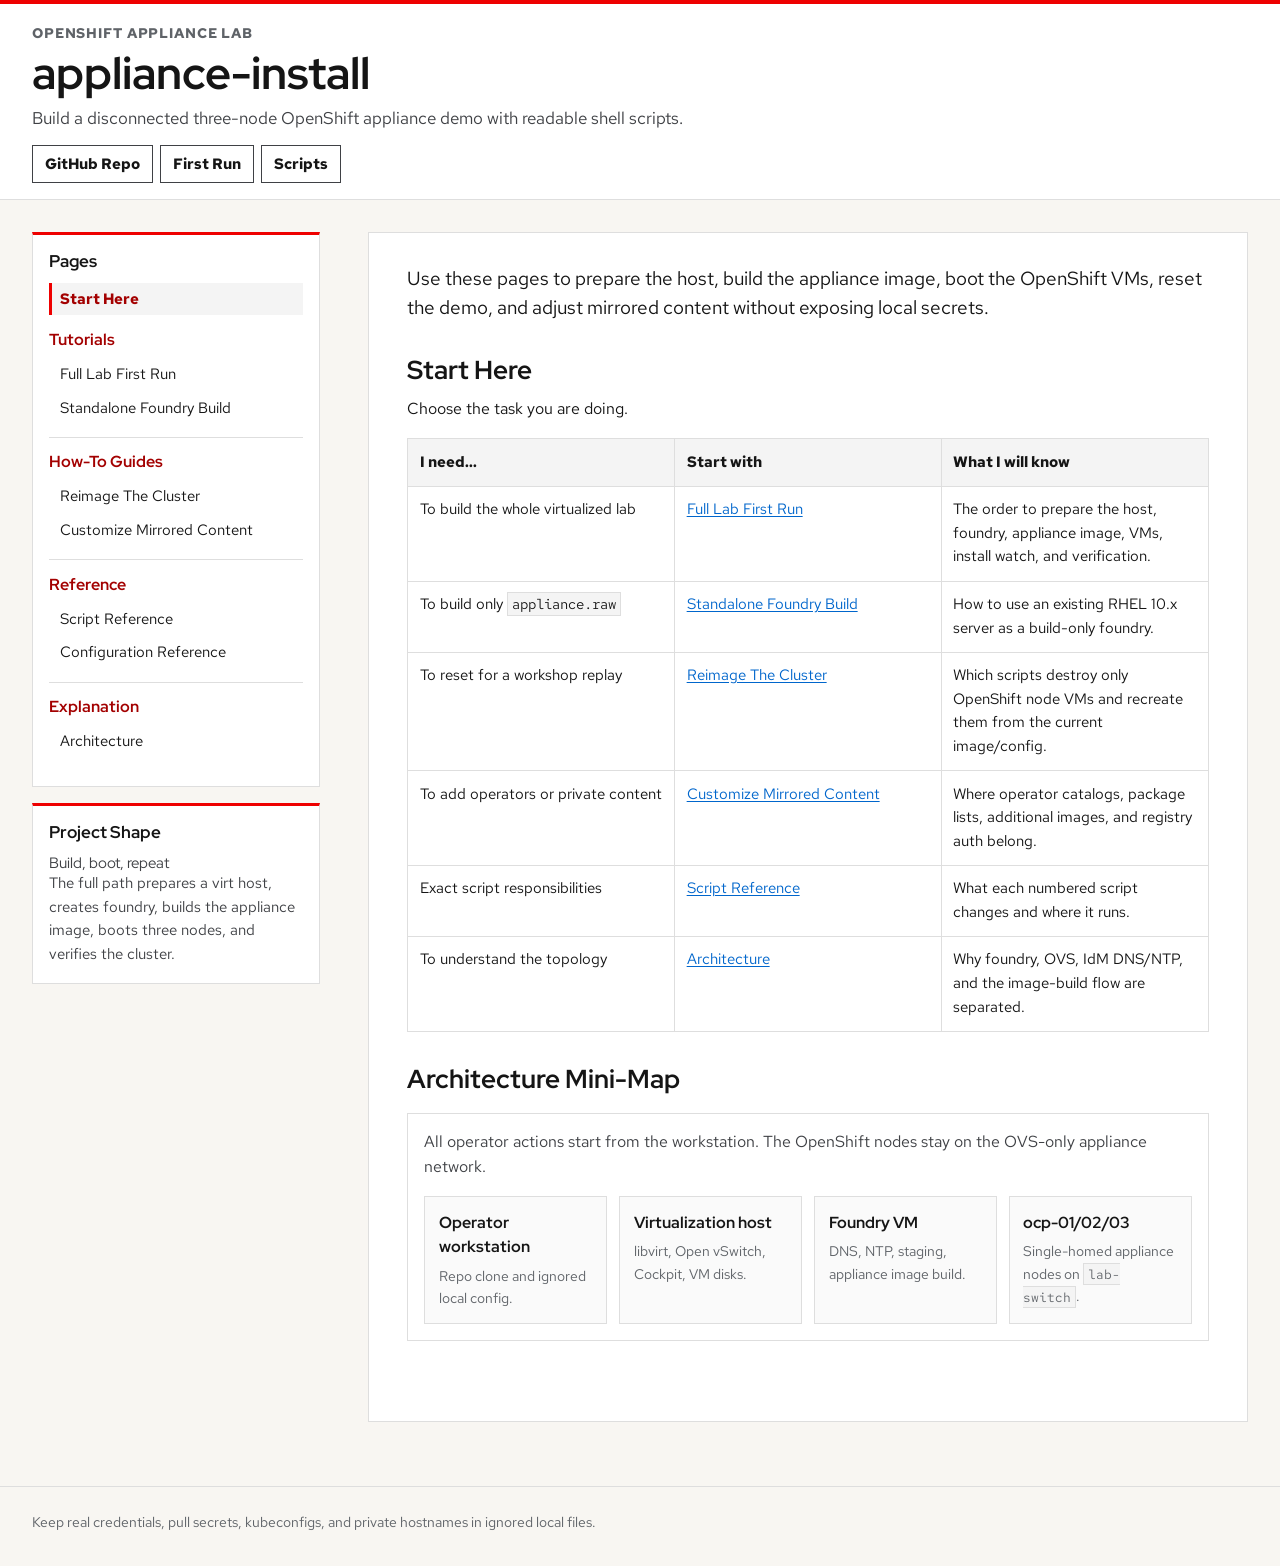
<file: site/index.html>
<!doctype html>
<html lang="en-US">
  <head>
    <meta charset="utf-8">
    <meta name="viewport" content="width=device-width, initial-scale=1">
    <title>Appliance Install | OpenShift Appliance Lab</title>
    <meta name="description" content="Build, reimage, and reset a disconnected three-node OpenShift appliance lab from readable shell scripts.">
    <meta property="og:title" content="Appliance Install">
    <meta property="og:description" content="Build, reimage, and reset a disconnected three-node OpenShift appliance lab from readable shell scripts.">
    <meta property="og:type" content="website">
    <meta property="og:url" content="https://gprocunier.github.io/appliance-install/">
    <meta name="twitter:card" content="summary">
    <meta name="twitter:title" content="Appliance Install">
    <meta name="twitter:description" content="Build, reimage, and reset a disconnected three-node OpenShift appliance lab from readable shell scripts.">
    <link rel="preconnect" href="https://fonts.googleapis.com">
    <link rel="preconnect" href="https://fonts.gstatic.com" crossorigin>
    <link href="https://fonts.googleapis.com/css2?family=Red+Hat+Display:wght@500;700&amp;family=Red+Hat+Mono:wght@400;500&amp;family=Red+Hat+Text:wght@400;500;700&amp;display=swap" rel="stylesheet">
    <link rel="icon" href="favicon.svg" type="image/svg+xml">
    <link rel="stylesheet" href="assets/site.css">
    <script type="module" src="assets/site.js"></script>
  </head>
  <body data-page="home" data-base="">
    <header class="site-header">
      <div class="site-header__inner">
        <p class="eyebrow">OpenShift Appliance Lab</p>
        <div class="site-brand">
          <div>
            <h1 class="site-brand__title"><a href="index.html">appliance-install</a></h1>
            <p class="site-brand__tagline">Build a disconnected three-node OpenShift appliance demo with readable shell scripts.</p>
          </div>
        </div>
        <nav class="site-header__actions" aria-label="Project links">
          <a href="https://github.com/gprocunier/appliance-install"><kbd>GitHub Repo</kbd></a>
          <a href="tutorials/full-lab.html"><kbd>First Run</kbd></a>
          <a href="reference/scripts.html"><kbd>Scripts</kbd></a>
        </nav>
      </div>
    </header>

    <main class="page-shell">
      <aside class="side-column">
        <div data-docs-nav></div>
        <section class="context-block">
          <h2>Project Shape</h2>
          <p class="context-kicker">Build, boot, repeat</p>
          <p>The full path prepares a virt host, creates foundry, builds the appliance image, boots three nodes, and verifies the cluster.</p>
        </section>
      </aside>

      <article class="content-column markdown-body">
        <p class="lead">Use these pages to prepare the host, build the appliance image, boot the OpenShift VMs, reset the demo, and adjust mirrored content without exposing local secrets.</p>

        <section id="start">
          <h2>Start Here</h2>
          <p>Choose the task you are doing.</p>
          <table>
            <thead>
              <tr><th>I need...</th><th>Start with</th><th>What I will know</th></tr>
            </thead>
            <tbody>
              <tr><td>To build the whole virtualized lab</td><td><a href="tutorials/full-lab.html">Full Lab First Run</a></td><td>The order to prepare the host, foundry, appliance image, VMs, install watch, and verification.</td></tr>
              <tr><td>To build only <code>appliance.raw</code></td><td><a href="tutorials/standalone-foundry.html">Standalone Foundry Build</a></td><td>How to use an existing RHEL 10.x server as a build-only foundry.</td></tr>
              <tr><td>To reset for a workshop replay</td><td><a href="how-to/reimage-cluster.html">Reimage The Cluster</a></td><td>Which scripts destroy only OpenShift node VMs and recreate them from the current image/config.</td></tr>
              <tr><td>To add operators or private content</td><td><a href="how-to/customize-content.html">Customize Mirrored Content</a></td><td>Where operator catalogs, package lists, additional images, and registry auth belong.</td></tr>
              <tr><td>Exact script responsibilities</td><td><a href="reference/scripts.html">Script Reference</a></td><td>What each numbered script changes and where it runs.</td></tr>
              <tr><td>To understand the topology</td><td><a href="explanation/architecture.html">Architecture</a></td><td>Why foundry, OVS, IdM DNS/NTP, and the image-build flow are separated.</td></tr>
            </tbody>
          </table>
        </section>

        <section id="topology">
          <h2>Architecture Mini-Map</h2>
          <figure class="diagram-panel">
            <figcaption>All operator actions start from the workstation. The OpenShift nodes stay on the OVS-only appliance network.</figcaption>
            <div class="topology-map" role="img" aria-label="Operator workstation connects to virtualization host, foundry VM, and three OpenShift appliance VMs">
              <div class="topology-node"><strong>Operator workstation</strong><span>Repo clone and ignored local config.</span></div>
              <div class="topology-node"><strong>Virtualization host</strong><span>libvirt, Open vSwitch, Cockpit, VM disks.</span></div>
              <div class="topology-node"><strong>Foundry VM</strong><span>DNS, NTP, staging, appliance image build.</span></div>
              <div class="topology-node"><strong>ocp-01/02/03</strong><span>Single-homed appliance nodes on <code>lab-switch</code>.</span></div>
            </div>
          </figure>
        </section>
      </article>
    </main>

    <footer class="site-footer">
      <span>Keep real credentials, pull secrets, kubeconfigs, and private hostnames in ignored local files.</span>
    </footer>
  </body>
</html>
</file>
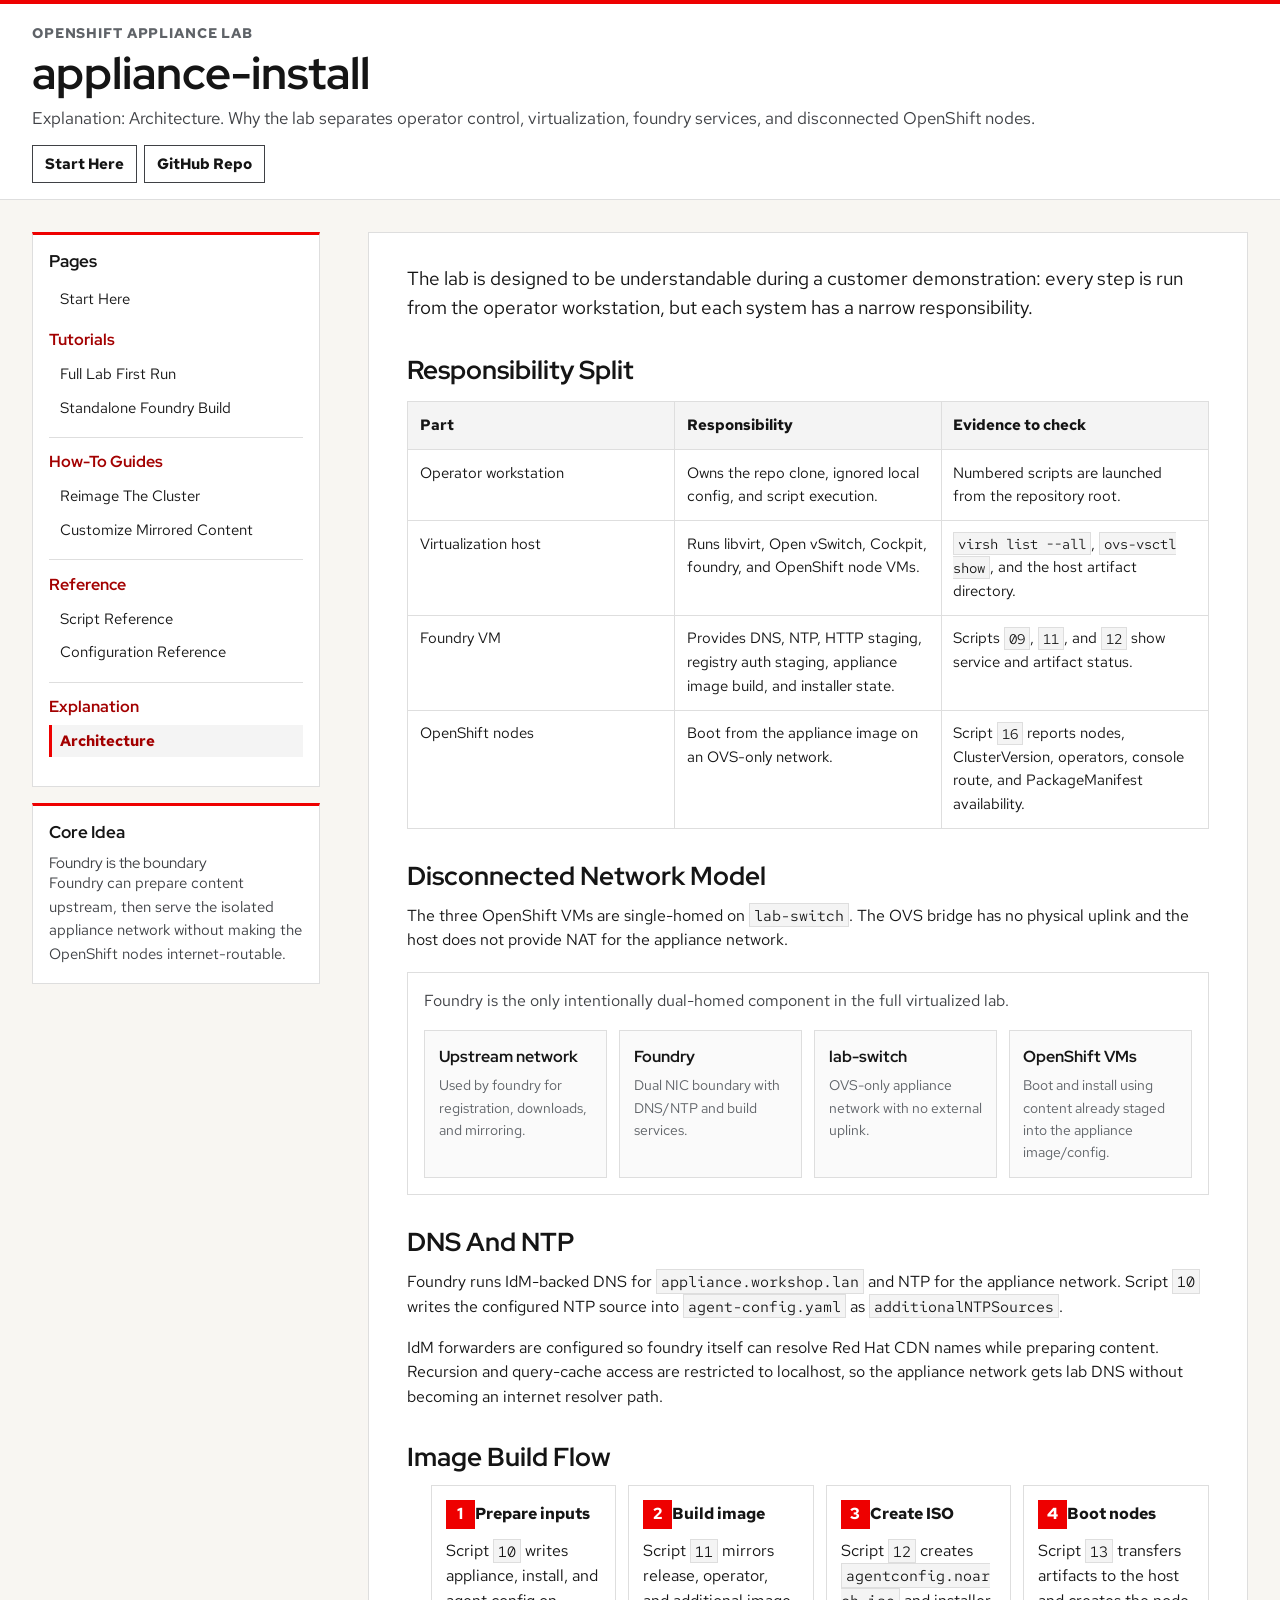
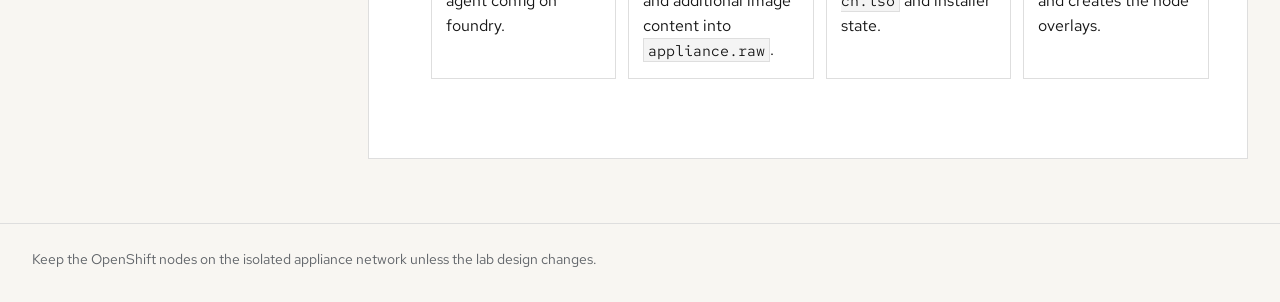
<file: site/explanation/architecture.html>
<!doctype html>
<html lang="en-US">
  <head>
    <meta charset="utf-8">
    <meta name="viewport" content="width=device-width, initial-scale=1">
    <title>Architecture | Appliance Install</title>
    <meta name="description" content="How the workstation, virtualization host, foundry VM, OVS network, DNS/NTP, and OpenShift nodes fit together.">
    <meta property="og:title" content="Architecture | Appliance Install">
    <meta property="og:description" content="How the workstation, virtualization host, foundry VM, OVS network, DNS/NTP, and OpenShift nodes fit together.">
    <meta property="og:type" content="article">
    <meta property="og:url" content="https://gprocunier.github.io/appliance-install/explanation/architecture.html">
    <meta name="twitter:card" content="summary">
    <meta name="twitter:title" content="Architecture | Appliance Install">
    <meta name="twitter:description" content="How the workstation, virtualization host, foundry VM, OVS network, DNS/NTP, and OpenShift nodes fit together.">
    <link rel="preconnect" href="https://fonts.googleapis.com">
    <link rel="preconnect" href="https://fonts.gstatic.com" crossorigin>
    <link href="https://fonts.googleapis.com/css2?family=Red+Hat+Display:wght@500;700&amp;family=Red+Hat+Mono:wght@400;500&amp;family=Red+Hat+Text:wght@400;500;700&amp;display=swap" rel="stylesheet">
    <link rel="icon" href="../favicon.svg" type="image/svg+xml">
    <link rel="stylesheet" href="../assets/site.css">
    <script type="module" src="../assets/site.js"></script>
  </head>
  <body data-page="explanation-architecture" data-base="../">
    <header class="site-header">
      <div class="site-header__inner">
        <p class="eyebrow">OpenShift Appliance Lab</p>
        <div class="site-brand">
          <div>
            <h1 class="site-brand__title"><a href="../index.html">appliance-install</a></h1>
            <p class="site-brand__tagline">Explanation: Architecture. Why the lab separates operator control, virtualization, foundry services, and disconnected OpenShift nodes.</p>
          </div>
        </div>
        <nav class="site-header__actions" aria-label="Page links">
          <a href="../index.html"><kbd>Start Here</kbd></a>
          <a href="https://github.com/gprocunier/appliance-install"><kbd>GitHub Repo</kbd></a>
        </nav>
      </div>
    </header>

    <main class="page-shell">
      <aside class="side-column">
        <div data-docs-nav></div>
        <section class="context-block">
          <h2>Core Idea</h2>
          <p class="context-kicker">Foundry is the boundary</p>
          <p>Foundry can prepare content upstream, then serve the isolated appliance network without making the OpenShift nodes internet-routable.</p>
        </section>
      </aside>

      <article class="content-column markdown-body">
        <p class="lead">The lab is designed to be understandable during a customer demonstration: every step is run from the operator workstation, but each system has a narrow responsibility.</p>

        <section id="responsibilities">
          <h2>Responsibility Split</h2>
          <table>
            <thead>
              <tr><th>Part</th><th>Responsibility</th><th>Evidence to check</th></tr>
            </thead>
            <tbody>
              <tr><td>Operator workstation</td><td>Owns the repo clone, ignored local config, and script execution.</td><td>Numbered scripts are launched from the repository root.</td></tr>
              <tr><td>Virtualization host</td><td>Runs libvirt, Open vSwitch, Cockpit, foundry, and OpenShift node VMs.</td><td><code>virsh list --all</code>, <code>ovs-vsctl show</code>, and the host artifact directory.</td></tr>
              <tr><td>Foundry VM</td><td>Provides DNS, NTP, HTTP staging, registry auth staging, appliance image build, and installer state.</td><td>Scripts <code>09</code>, <code>11</code>, and <code>12</code> show service and artifact status.</td></tr>
              <tr><td>OpenShift nodes</td><td>Boot from the appliance image on an OVS-only network.</td><td>Script <code>16</code> reports nodes, ClusterVersion, operators, console route, and PackageManifest availability.</td></tr>
            </tbody>
          </table>
        </section>

        <section id="network">
          <h2>Disconnected Network Model</h2>
          <p>The three OpenShift VMs are single-homed on <code>lab-switch</code>. The OVS bridge has no physical uplink and the host does not provide NAT for the appliance network.</p>
          <figure class="diagram-panel">
            <figcaption>Foundry is the only intentionally dual-homed component in the full virtualized lab.</figcaption>
            <div class="topology-map" role="img" aria-label="Disconnected appliance network topology">
              <div class="topology-node"><strong>Upstream network</strong><span>Used by foundry for registration, downloads, and mirroring.</span></div>
              <div class="topology-node"><strong>Foundry</strong><span>Dual NIC boundary with DNS/NTP and build services.</span></div>
              <div class="topology-node"><strong>lab-switch</strong><span>OVS-only appliance network with no external uplink.</span></div>
              <div class="topology-node"><strong>OpenShift VMs</strong><span>Boot and install using content already staged into the appliance image/config.</span></div>
            </div>
          </figure>
        </section>

        <section id="dns-ntp">
          <h2>DNS And NTP</h2>
          <p>Foundry runs IdM-backed DNS for <code>appliance.workshop.lan</code> and NTP for the appliance network. Script <code>10</code> writes the configured NTP source into <code>agent-config.yaml</code> as <code>additionalNTPSources</code>.</p>
          <p>IdM forwarders are configured so foundry itself can resolve Red Hat CDN names while preparing content. Recursion and query-cache access are restricted to localhost, so the appliance network gets lab DNS without becoming an internet resolver path.</p>
        </section>

        <section id="image-flow">
          <h2>Image Build Flow</h2>
          <ol class="flow-list">
            <li class="flow-step"><span class="flow-step__number">1</span><strong>Prepare inputs</strong><br>Script <code>10</code> writes appliance, install, and agent config on foundry.</li>
            <li class="flow-step"><span class="flow-step__number">2</span><strong>Build image</strong><br>Script <code>11</code> mirrors release, operator, and additional image content into <code>appliance.raw</code>.</li>
            <li class="flow-step"><span class="flow-step__number">3</span><strong>Create ISO</strong><br>Script <code>12</code> creates <code>agentconfig.noarch.iso</code> and installer state.</li>
            <li class="flow-step"><span class="flow-step__number">4</span><strong>Boot nodes</strong><br>Script <code>13</code> transfers artifacts to the host and creates the node overlays.</li>
          </ol>
        </section>
      </article>
    </main>

    <footer class="site-footer">Keep the OpenShift nodes on the isolated appliance network unless the lab design changes.</footer>
  </body>
</html>
</file>
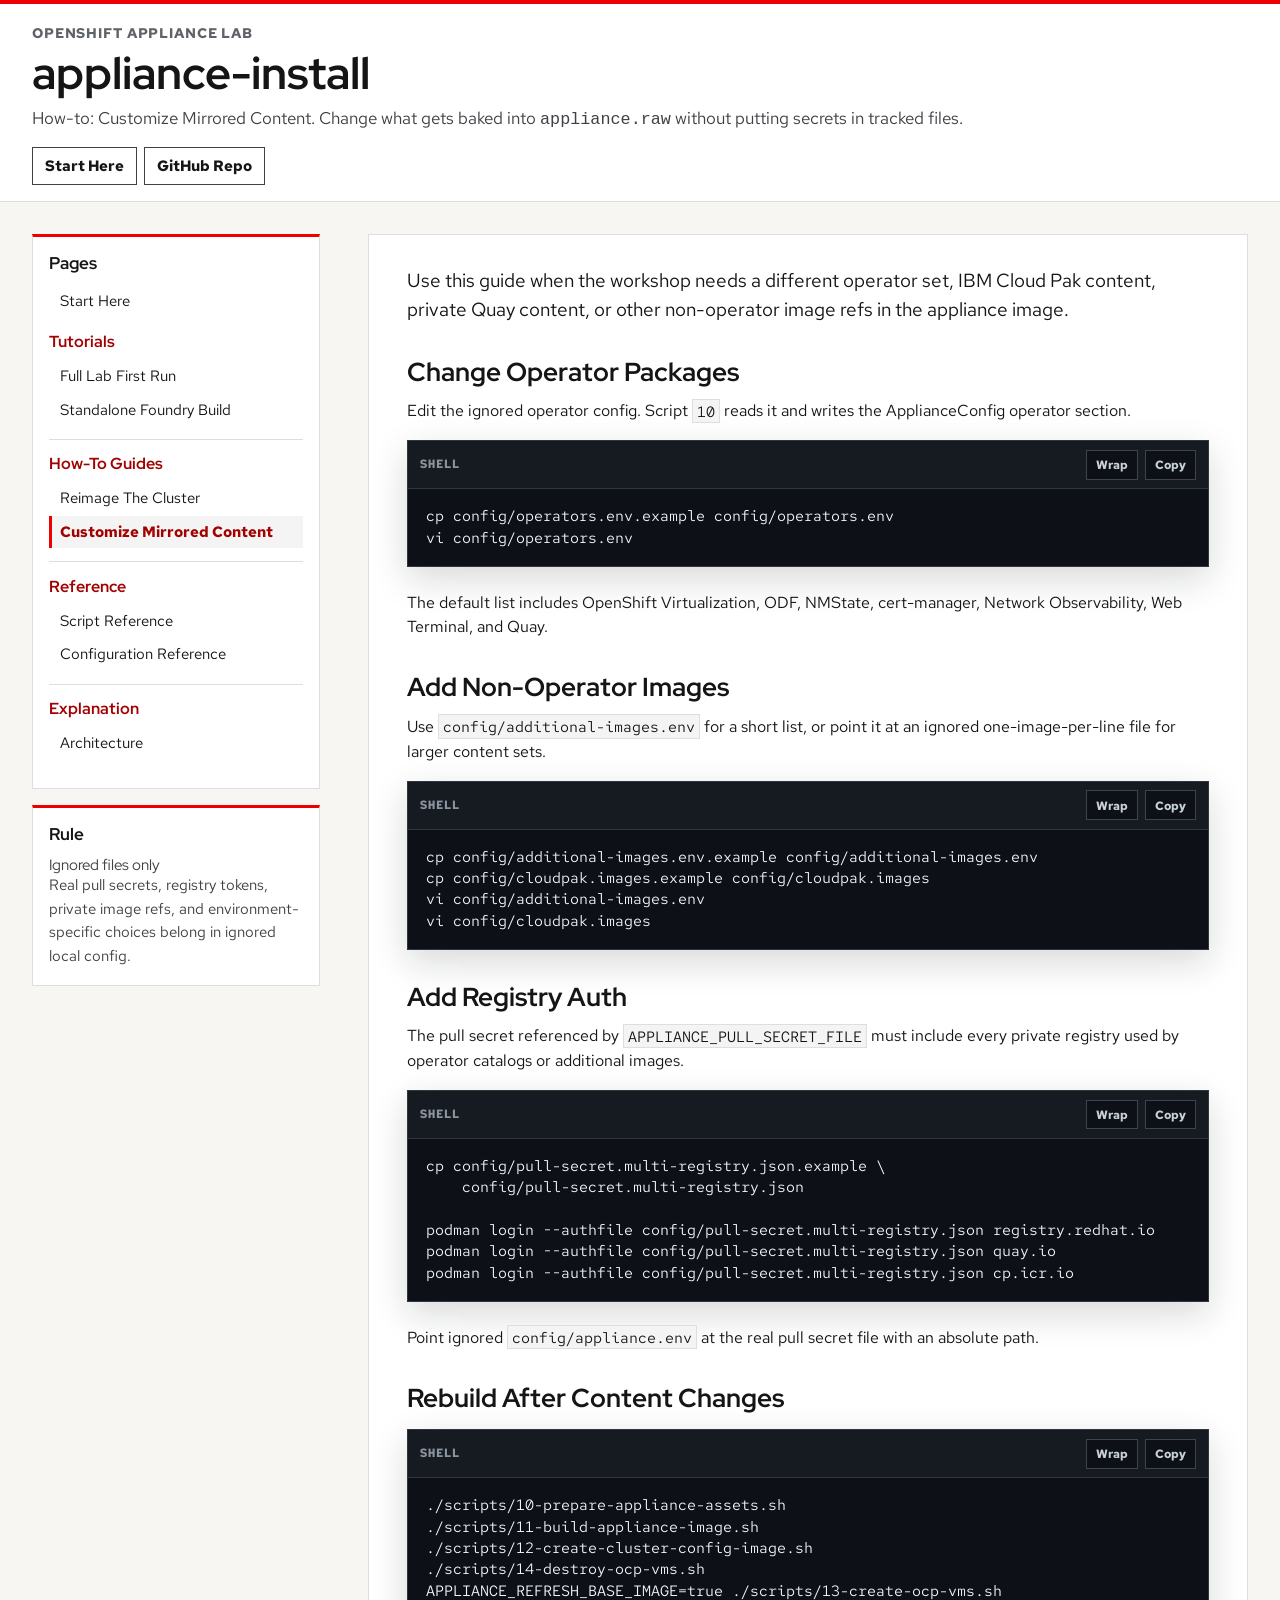
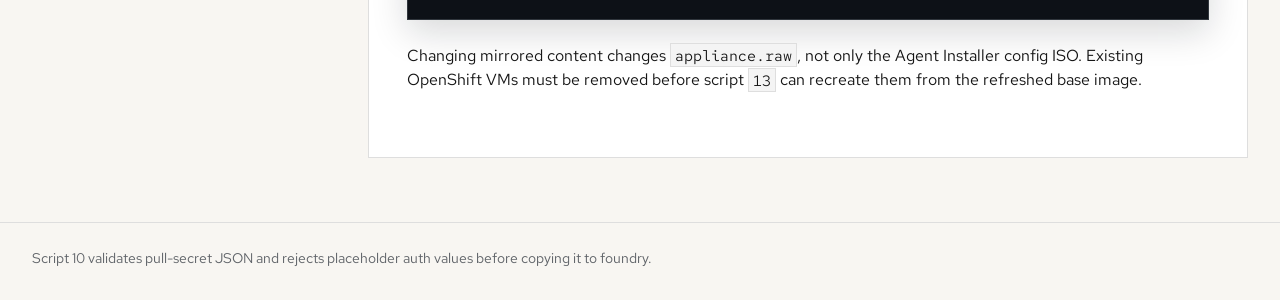
<file: site/how-to/customize-content.html>
<!doctype html>
<html lang="en-US">
  <head>
    <meta charset="utf-8">
    <meta name="viewport" content="width=device-width, initial-scale=1">
    <title>Customize Mirrored Content | Appliance Install</title>
    <meta name="description" content="Add operator packages, private registry auth, and extra images before rebuilding appliance.raw.">
    <meta property="og:title" content="Customize Mirrored Content | Appliance Install">
    <meta property="og:description" content="Add operator packages, private registry auth, and extra images before rebuilding appliance.raw.">
    <meta property="og:type" content="article">
    <meta property="og:url" content="https://gprocunier.github.io/appliance-install/how-to/customize-content.html">
    <meta name="twitter:card" content="summary">
    <meta name="twitter:title" content="Customize Mirrored Content | Appliance Install">
    <meta name="twitter:description" content="Add operator packages, private registry auth, and extra images before rebuilding appliance.raw.">
    <link rel="preconnect" href="https://fonts.googleapis.com">
    <link rel="preconnect" href="https://fonts.gstatic.com" crossorigin>
    <link href="https://fonts.googleapis.com/css2?family=Red+Hat+Display:wght@500;700&amp;family=Red+Hat+Mono:wght@400;500&amp;family=Red+Hat+Text:wght@400;500;700&amp;display=swap" rel="stylesheet">
    <link rel="icon" href="../favicon.svg" type="image/svg+xml">
    <link rel="stylesheet" href="../assets/site.css">
    <script type="module" src="../assets/site.js"></script>
  </head>
  <body data-page="howto-content" data-base="../">
    <header class="site-header">
      <div class="site-header__inner">
        <p class="eyebrow">OpenShift Appliance Lab</p>
        <div class="site-brand">
          <div>
            <h1 class="site-brand__title"><a href="../index.html">appliance-install</a></h1>
            <p class="site-brand__tagline">How-to: Customize Mirrored Content. Change what gets baked into <code>appliance.raw</code> without putting secrets in tracked files.</p>
          </div>
        </div>
        <nav class="site-header__actions" aria-label="Page links">
          <a href="../index.html"><kbd>Start Here</kbd></a>
          <a href="https://github.com/gprocunier/appliance-install"><kbd>GitHub Repo</kbd></a>
        </nav>
      </div>
    </header>

    <main class="page-shell">
      <aside class="side-column">
        <div data-docs-nav></div>
        <section class="context-block">
          <h2>Rule</h2>
          <p class="context-kicker">Ignored files only</p>
          <p>Real pull secrets, registry tokens, private image refs, and environment-specific choices belong in ignored local config.</p>
        </section>
      </aside>

      <article class="content-column markdown-body">
        <p class="lead">Use this guide when the workshop needs a different operator set, IBM Cloud Pak content, private Quay content, or other non-operator image refs in the appliance image.</p>

        <section id="operator-list">
          <h2>Change Operator Packages</h2>
          <p>Edit the ignored operator config. Script <code>10</code> reads it and writes the ApplianceConfig operator section.</p>
          <pre><code>cp config/operators.env.example config/operators.env
vi config/operators.env</code></pre>
          <p>The default list includes OpenShift Virtualization, ODF, NMState, cert-manager, Network Observability, Web Terminal, and Quay.</p>
        </section>

        <section id="additional-images">
          <h2>Add Non-Operator Images</h2>
          <p>Use <code>config/additional-images.env</code> for a short list, or point it at an ignored one-image-per-line file for larger content sets.</p>
          <pre><code>cp config/additional-images.env.example config/additional-images.env
cp config/cloudpak.images.example config/cloudpak.images
vi config/additional-images.env
vi config/cloudpak.images</code></pre>
        </section>

        <section id="auth">
          <h2>Add Registry Auth</h2>
          <p>The pull secret referenced by <code>APPLIANCE_PULL_SECRET_FILE</code> must include every private registry used by operator catalogs or additional images.</p>
          <pre><code>cp config/pull-secret.multi-registry.json.example \
    config/pull-secret.multi-registry.json

podman login --authfile config/pull-secret.multi-registry.json registry.redhat.io
podman login --authfile config/pull-secret.multi-registry.json quay.io
podman login --authfile config/pull-secret.multi-registry.json cp.icr.io</code></pre>
          <p>Point ignored <code>config/appliance.env</code> at the real pull secret file with an absolute path.</p>
        </section>

        <section id="rebuild">
          <h2>Rebuild After Content Changes</h2>
          <pre><code>./scripts/10-prepare-appliance-assets.sh
./scripts/11-build-appliance-image.sh
./scripts/12-create-cluster-config-image.sh
./scripts/14-destroy-ocp-vms.sh
APPLIANCE_REFRESH_BASE_IMAGE=true ./scripts/13-create-ocp-vms.sh</code></pre>
          <p>Changing mirrored content changes <code>appliance.raw</code>, not only the Agent Installer config ISO. Existing OpenShift VMs must be removed before script <code>13</code> can recreate them from the refreshed base image.</p>
        </section>
      </article>
    </main>

    <footer class="site-footer">Script 10 validates pull-secret JSON and rejects placeholder auth values before copying it to foundry.</footer>
  </body>
</html>
</file>
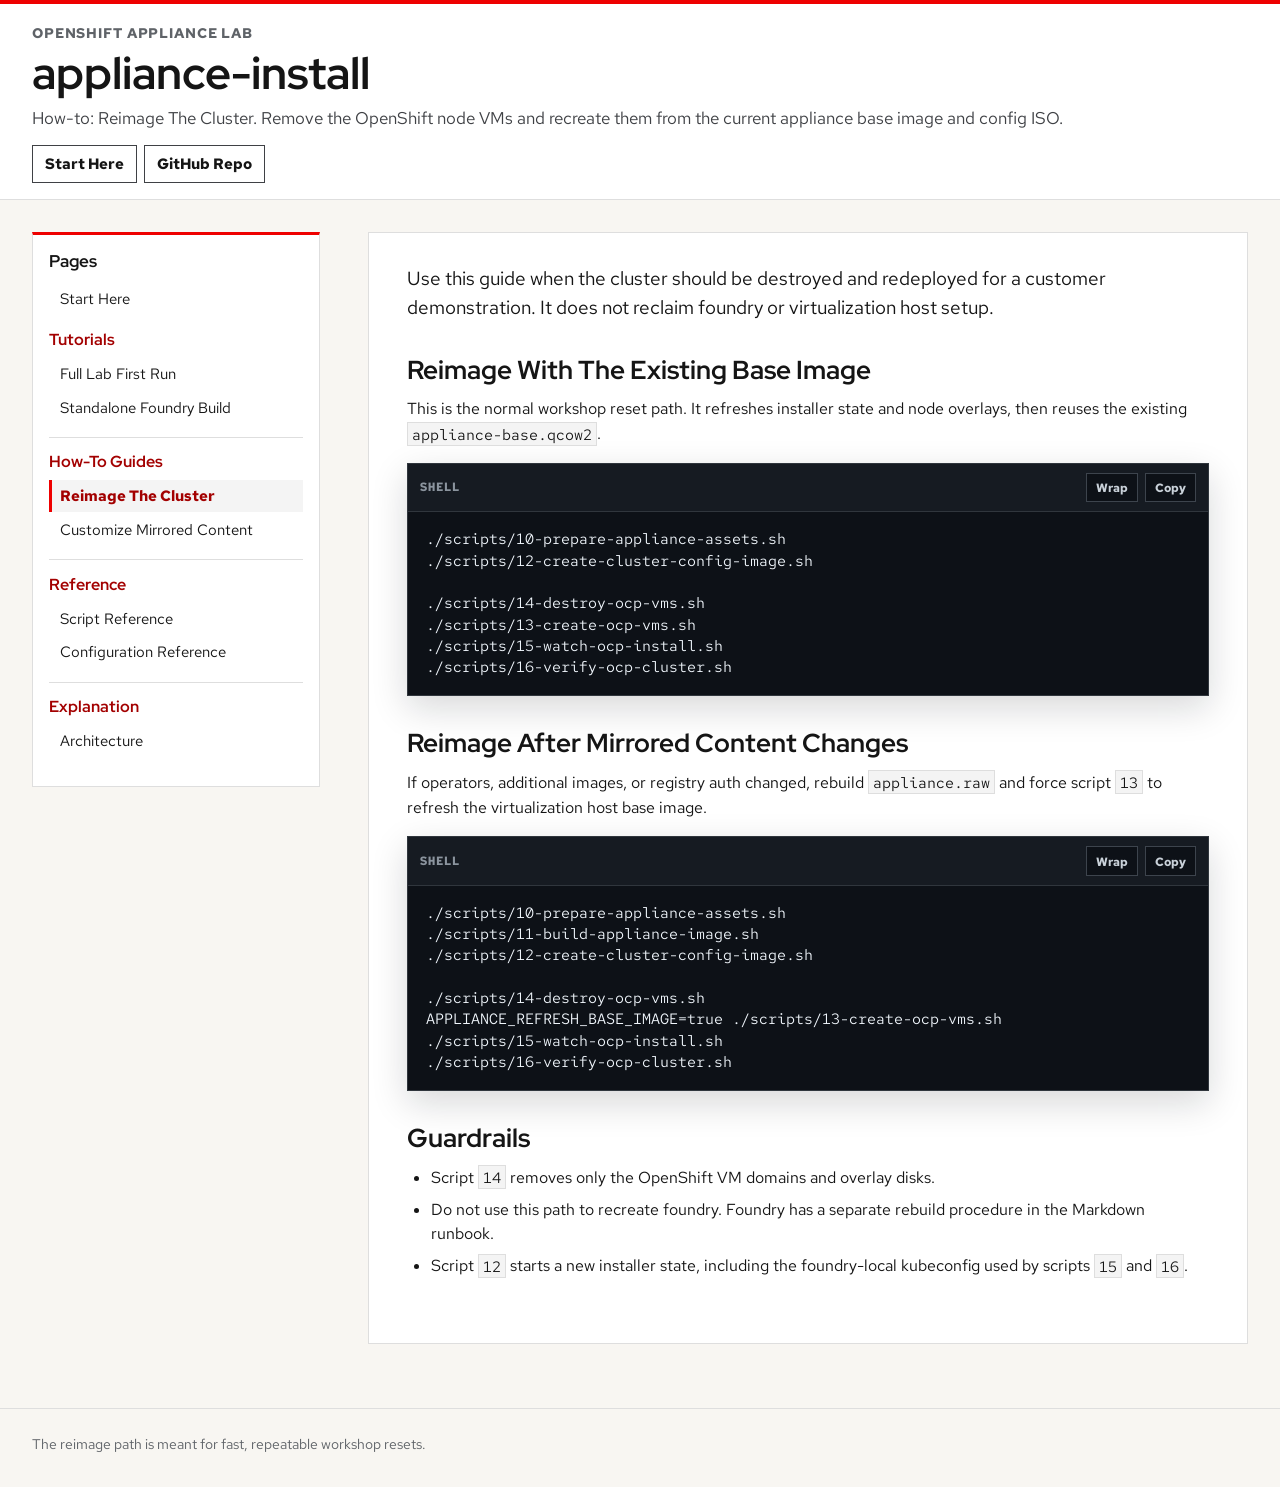
<file: site/how-to/reimage-cluster.html>
<!doctype html>
<html lang="en-US">
  <head>
    <meta charset="utf-8">
    <meta name="viewport" content="width=device-width, initial-scale=1">
    <title>Reimage The Cluster | Appliance Install</title>
    <meta name="description" content="Destroy the OpenShift node VMs and recreate them from the current appliance base image and config ISO.">
    <meta property="og:title" content="Reimage The Cluster | Appliance Install">
    <meta property="og:description" content="Destroy the OpenShift node VMs and recreate them from the current appliance base image and config ISO.">
    <meta property="og:type" content="article">
    <meta property="og:url" content="https://gprocunier.github.io/appliance-install/how-to/reimage-cluster.html">
    <meta name="twitter:card" content="summary">
    <meta name="twitter:title" content="Reimage The Cluster | Appliance Install">
    <meta name="twitter:description" content="Destroy the OpenShift node VMs and recreate them from the current appliance base image and config ISO.">
    <link rel="preconnect" href="https://fonts.googleapis.com">
    <link rel="preconnect" href="https://fonts.gstatic.com" crossorigin>
    <link href="https://fonts.googleapis.com/css2?family=Red+Hat+Display:wght@500;700&amp;family=Red+Hat+Mono:wght@400;500&amp;family=Red+Hat+Text:wght@400;500;700&amp;display=swap" rel="stylesheet">
    <link rel="icon" href="../favicon.svg" type="image/svg+xml">
    <link rel="stylesheet" href="../assets/site.css">
    <script type="module" src="../assets/site.js"></script>
  </head>
  <body data-page="howto-reimage" data-base="../">
    <header class="site-header">
      <div class="site-header__inner">
        <p class="eyebrow">OpenShift Appliance Lab</p>
        <div class="site-brand">
          <div>
            <h1 class="site-brand__title"><a href="../index.html">appliance-install</a></h1>
            <p class="site-brand__tagline">How-to: Reimage The Cluster. Remove the OpenShift node VMs and recreate them from the current appliance base image and config ISO.</p>
          </div>
        </div>
        <nav class="site-header__actions" aria-label="Page links">
          <a href="../index.html"><kbd>Start Here</kbd></a>
          <a href="https://github.com/gprocunier/appliance-install"><kbd>GitHub Repo</kbd></a>
        </nav>
      </div>
    </header>

    <main class="page-shell">
      <aside class="side-column">
        <div data-docs-nav></div>
      </aside>

      <article class="content-column markdown-body">
        <p class="lead">Use this guide when the cluster should be destroyed and redeployed for a customer demonstration. It does not reclaim foundry or virtualization host setup.</p>

        <section id="same-image">
          <h2>Reimage With The Existing Base Image</h2>
          <p>This is the normal workshop reset path. It refreshes installer state and node overlays, then reuses the existing <code>appliance-base.qcow2</code>.</p>
          <pre><code>./scripts/10-prepare-appliance-assets.sh
./scripts/12-create-cluster-config-image.sh

./scripts/14-destroy-ocp-vms.sh
./scripts/13-create-ocp-vms.sh
./scripts/15-watch-ocp-install.sh
./scripts/16-verify-ocp-cluster.sh</code></pre>
        </section>

        <section id="new-content">
          <h2>Reimage After Mirrored Content Changes</h2>
          <p>If operators, additional images, or registry auth changed, rebuild <code>appliance.raw</code> and force script <code>13</code> to refresh the virtualization host base image.</p>
          <pre><code>./scripts/10-prepare-appliance-assets.sh
./scripts/11-build-appliance-image.sh
./scripts/12-create-cluster-config-image.sh

./scripts/14-destroy-ocp-vms.sh
APPLIANCE_REFRESH_BASE_IMAGE=true ./scripts/13-create-ocp-vms.sh
./scripts/15-watch-ocp-install.sh
./scripts/16-verify-ocp-cluster.sh</code></pre>
        </section>

        <section id="guardrails">
          <h2>Guardrails</h2>
          <ul>
            <li>Script <code>14</code> removes only the OpenShift VM domains and overlay disks.</li>
            <li>Do not use this path to recreate foundry. Foundry has a separate rebuild procedure in the Markdown runbook.</li>
            <li>Script <code>12</code> starts a new installer state, including the foundry-local kubeconfig used by scripts <code>15</code> and <code>16</code>.</li>
          </ul>
        </section>
      </article>
    </main>

    <footer class="site-footer">The reimage path is meant for fast, repeatable workshop resets.</footer>
  </body>
</html>
</file>
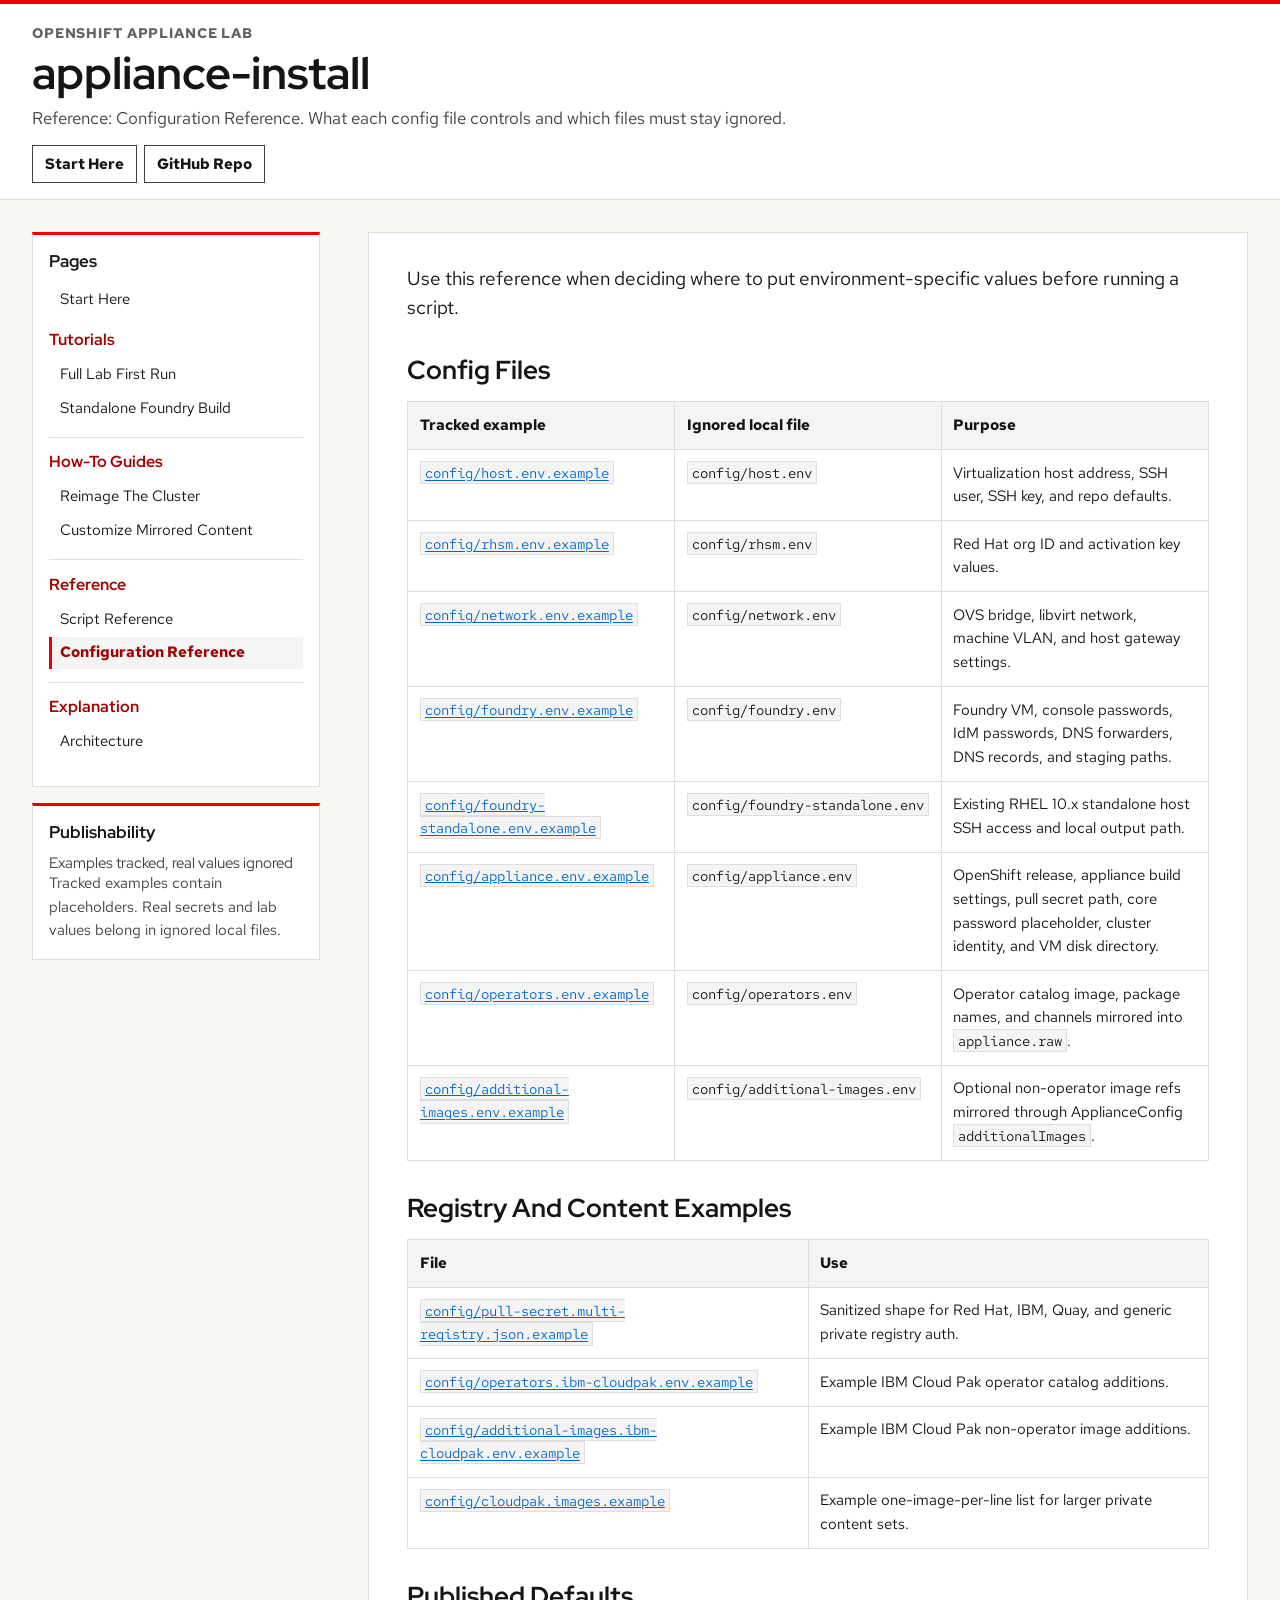
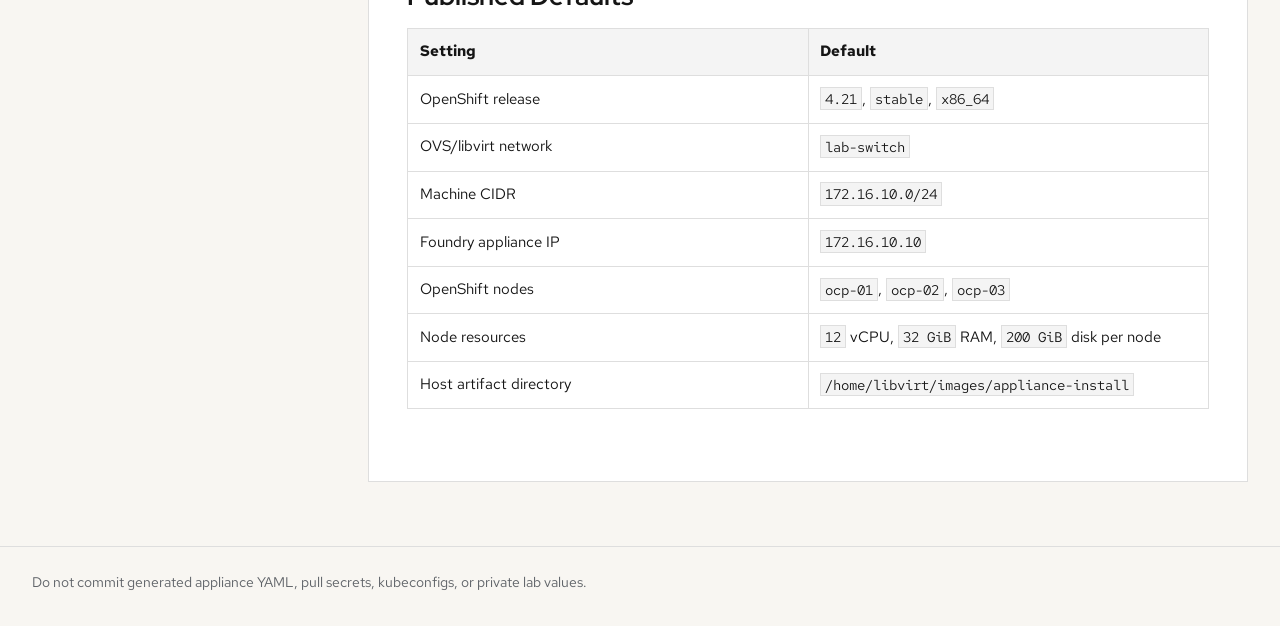
<file: site/reference/configuration.html>
<!doctype html>
<html lang="en-US">
  <head>
    <meta charset="utf-8">
    <meta name="viewport" content="width=device-width, initial-scale=1">
    <title>Configuration Reference | Appliance Install</title>
    <meta name="description" content="Config files, ignored local copies, and published defaults for the appliance lab.">
    <meta property="og:title" content="Configuration Reference | Appliance Install">
    <meta property="og:description" content="Config files, ignored local copies, and published defaults for the appliance lab.">
    <meta property="og:type" content="article">
    <meta property="og:url" content="https://gprocunier.github.io/appliance-install/reference/configuration.html">
    <meta name="twitter:card" content="summary">
    <meta name="twitter:title" content="Configuration Reference | Appliance Install">
    <meta name="twitter:description" content="Config files, ignored local copies, and published defaults for the appliance lab.">
    <link rel="preconnect" href="https://fonts.googleapis.com">
    <link rel="preconnect" href="https://fonts.gstatic.com" crossorigin>
    <link href="https://fonts.googleapis.com/css2?family=Red+Hat+Display:wght@500;700&amp;family=Red+Hat+Mono:wght@400;500&amp;family=Red+Hat+Text:wght@400;500;700&amp;display=swap" rel="stylesheet">
    <link rel="icon" href="../favicon.svg" type="image/svg+xml">
    <link rel="stylesheet" href="../assets/site.css">
    <script type="module" src="../assets/site.js"></script>
  </head>
  <body data-page="reference-config" data-base="../">
    <header class="site-header">
      <div class="site-header__inner">
        <p class="eyebrow">OpenShift Appliance Lab</p>
        <div class="site-brand">
          <div>
            <h1 class="site-brand__title"><a href="../index.html">appliance-install</a></h1>
            <p class="site-brand__tagline">Reference: Configuration Reference. What each config file controls and which files must stay ignored.</p>
          </div>
        </div>
        <nav class="site-header__actions" aria-label="Page links">
          <a href="../index.html"><kbd>Start Here</kbd></a>
          <a href="https://github.com/gprocunier/appliance-install"><kbd>GitHub Repo</kbd></a>
        </nav>
      </div>
    </header>

    <main class="page-shell">
      <aside class="side-column">
        <div data-docs-nav></div>
        <section class="context-block">
          <h2>Publishability</h2>
          <p class="context-kicker">Examples tracked, real values ignored</p>
          <p>Tracked examples contain placeholders. Real secrets and lab values belong in ignored local files.</p>
        </section>
      </aside>

      <article class="content-column markdown-body">
        <p class="lead">Use this reference when deciding where to put environment-specific values before running a script.</p>

        <section id="config-files">
          <h2>Config Files</h2>
          <table>
            <thead>
              <tr><th>Tracked example</th><th>Ignored local file</th><th>Purpose</th></tr>
            </thead>
            <tbody>
              <tr><td><code>config/host.env.example</code></td><td><code>config/host.env</code></td><td>Virtualization host address, SSH user, SSH key, and repo defaults.</td></tr>
              <tr><td><code>config/rhsm.env.example</code></td><td><code>config/rhsm.env</code></td><td>Red Hat org ID and activation key values.</td></tr>
              <tr><td><code>config/network.env.example</code></td><td><code>config/network.env</code></td><td>OVS bridge, libvirt network, machine VLAN, and host gateway settings.</td></tr>
              <tr><td><code>config/foundry.env.example</code></td><td><code>config/foundry.env</code></td><td>Foundry VM, console passwords, IdM passwords, DNS forwarders, DNS records, and staging paths.</td></tr>
              <tr><td><code>config/foundry-standalone.env.example</code></td><td><code>config/foundry-standalone.env</code></td><td>Existing RHEL 10.x standalone host SSH access and local output path.</td></tr>
              <tr><td><code>config/appliance.env.example</code></td><td><code>config/appliance.env</code></td><td>OpenShift release, appliance build settings, pull secret path, core password placeholder, cluster identity, and VM disk directory.</td></tr>
              <tr><td><code>config/operators.env.example</code></td><td><code>config/operators.env</code></td><td>Operator catalog image, package names, and channels mirrored into <code>appliance.raw</code>.</td></tr>
              <tr><td><code>config/additional-images.env.example</code></td><td><code>config/additional-images.env</code></td><td>Optional non-operator image refs mirrored through ApplianceConfig <code>additionalImages</code>.</td></tr>
            </tbody>
          </table>
        </section>

        <section id="registry-files">
          <h2>Registry And Content Examples</h2>
          <table>
            <thead>
              <tr><th>File</th><th>Use</th></tr>
            </thead>
            <tbody>
              <tr><td><code>config/pull-secret.multi-registry.json.example</code></td><td>Sanitized shape for Red Hat, IBM, Quay, and generic private registry auth.</td></tr>
              <tr><td><code>config/operators.ibm-cloudpak.env.example</code></td><td>Example IBM Cloud Pak operator catalog additions.</td></tr>
              <tr><td><code>config/additional-images.ibm-cloudpak.env.example</code></td><td>Example IBM Cloud Pak non-operator image additions.</td></tr>
              <tr><td><code>config/cloudpak.images.example</code></td><td>Example one-image-per-line list for larger private content sets.</td></tr>
            </tbody>
          </table>
        </section>

        <section id="defaults">
          <h2>Published Defaults</h2>
          <table>
            <thead>
              <tr><th>Setting</th><th>Default</th></tr>
            </thead>
            <tbody>
              <tr><td>OpenShift release</td><td><code>4.21</code>, <code>stable</code>, <code>x86_64</code></td></tr>
              <tr><td>OVS/libvirt network</td><td><code>lab-switch</code></td></tr>
              <tr><td>Machine CIDR</td><td><code>172.16.10.0/24</code></td></tr>
              <tr><td>Foundry appliance IP</td><td><code>172.16.10.10</code></td></tr>
              <tr><td>OpenShift nodes</td><td><code>ocp-01</code>, <code>ocp-02</code>, <code>ocp-03</code></td></tr>
              <tr><td>Node resources</td><td><code>12</code> vCPU, <code>32 GiB</code> RAM, <code>200 GiB</code> disk per node</td></tr>
              <tr><td>Host artifact directory</td><td><code>/home/libvirt/images/appliance-install</code></td></tr>
            </tbody>
          </table>
        </section>
      </article>
    </main>

    <footer class="site-footer">Do not commit generated appliance YAML, pull secrets, kubeconfigs, or private lab values.</footer>
  </body>
</html>
</file>
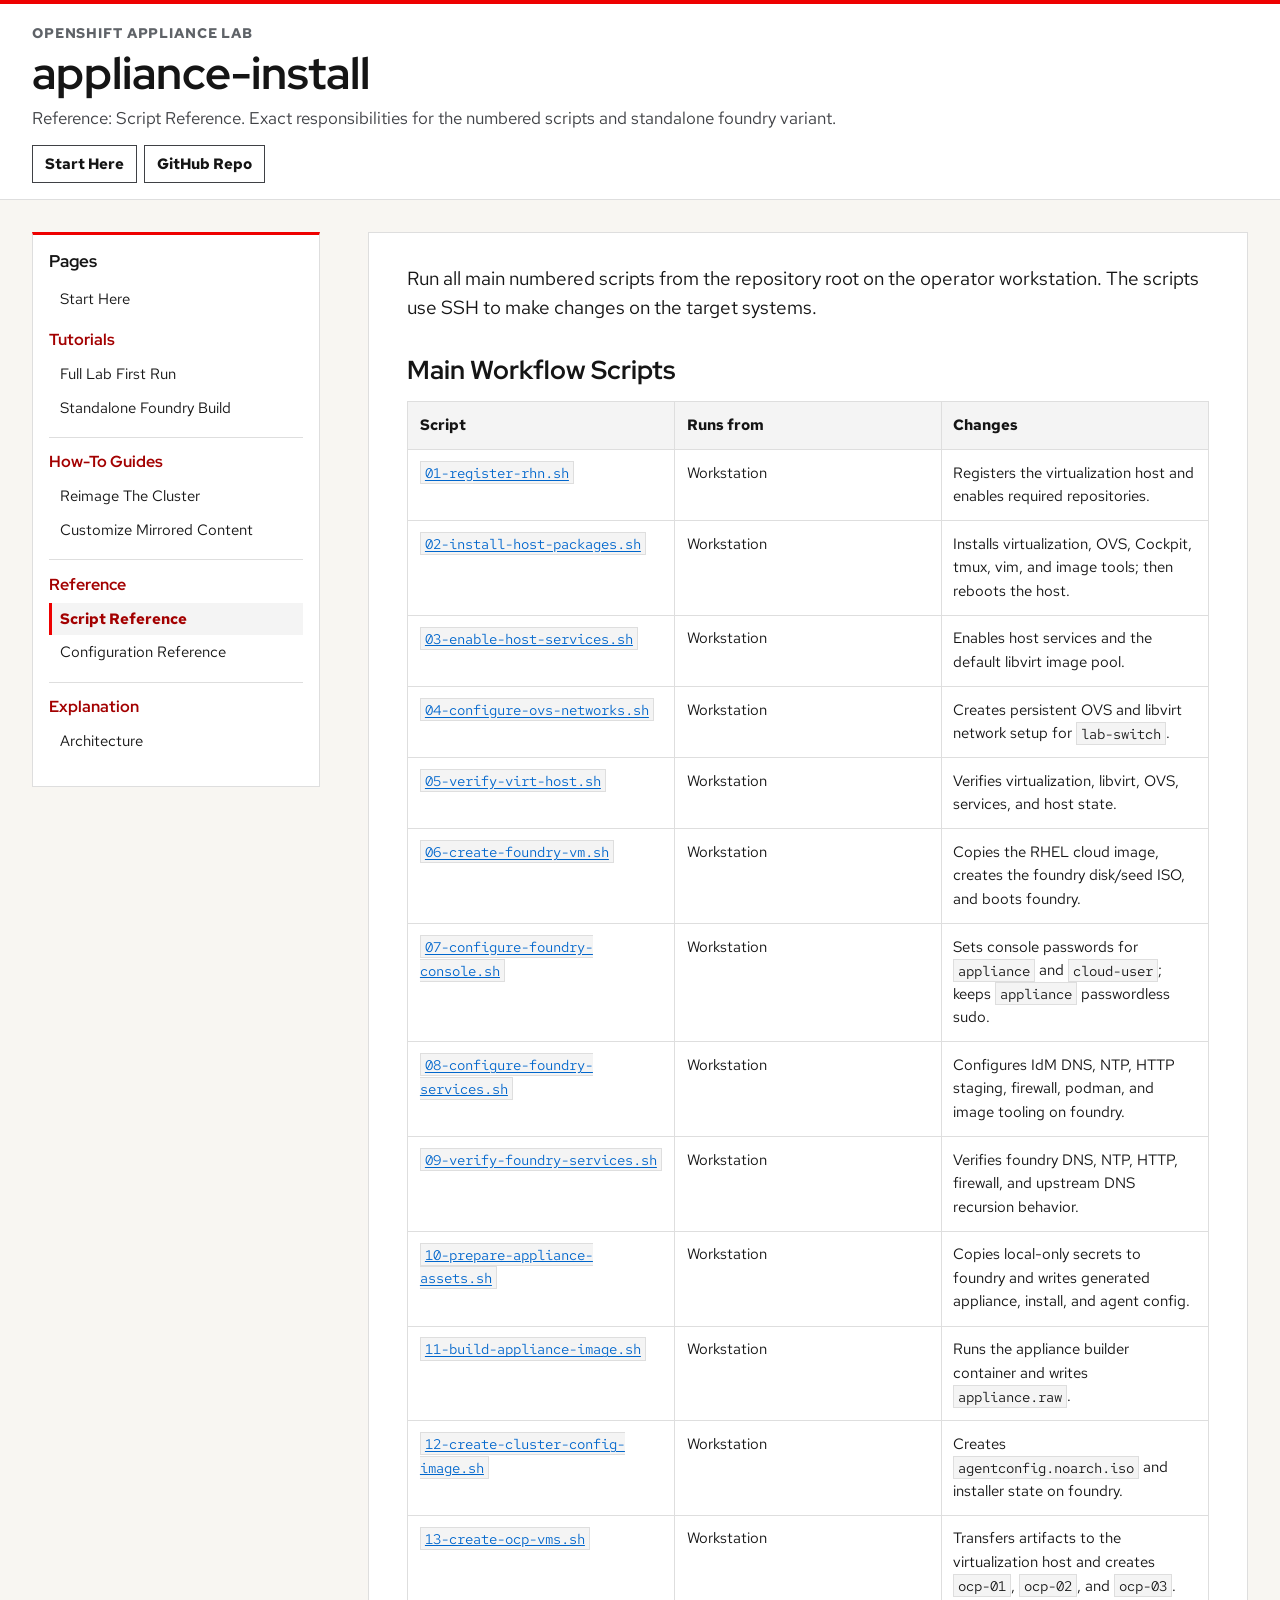
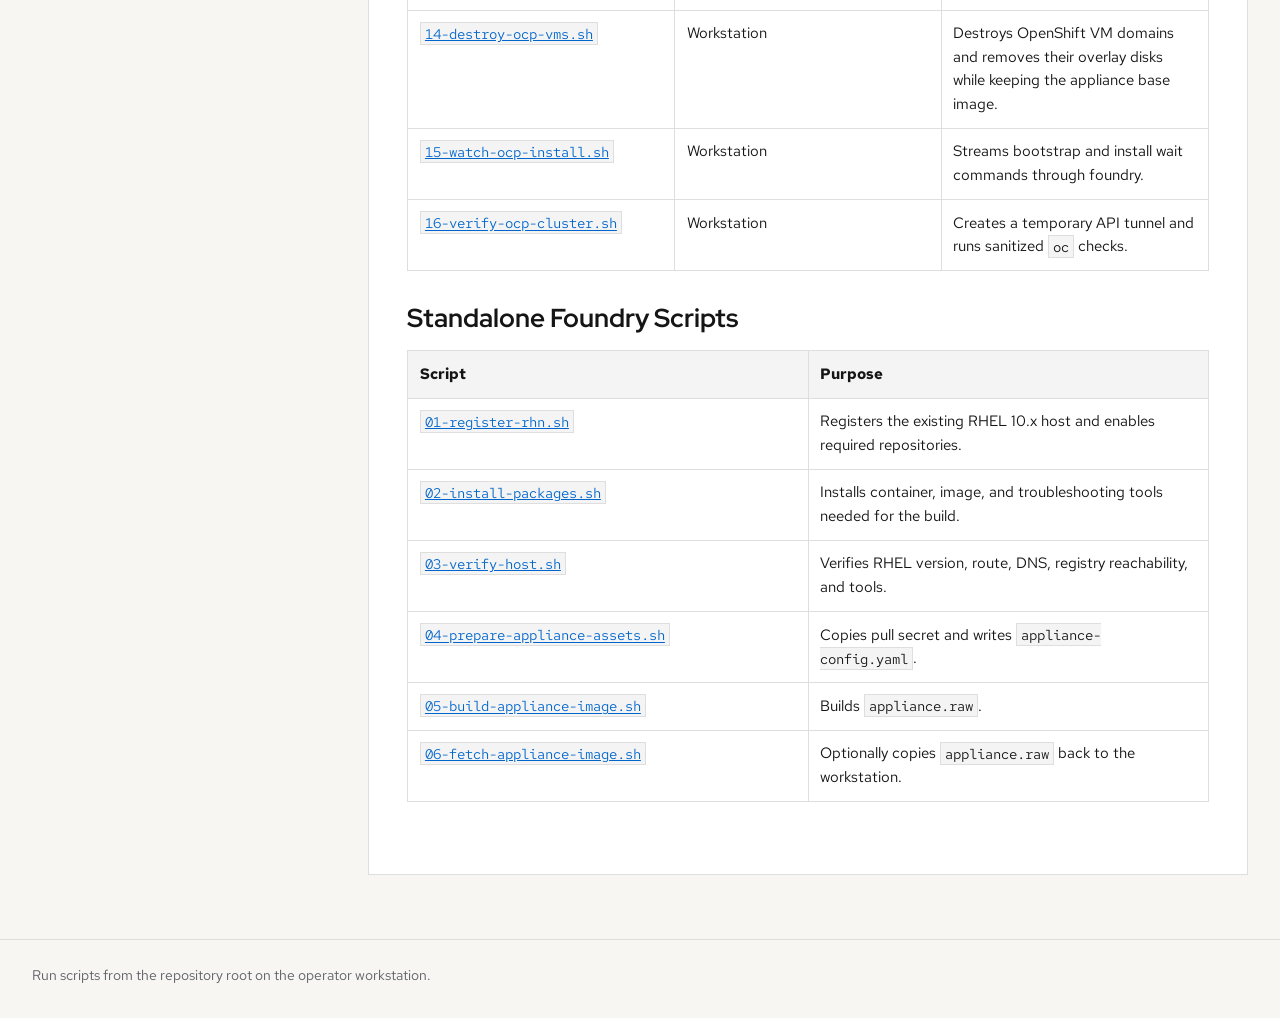
<file: site/reference/scripts.html>
<!doctype html>
<html lang="en-US">
  <head>
    <meta charset="utf-8">
    <meta name="viewport" content="width=device-width, initial-scale=1">
    <title>Script Reference | Appliance Install</title>
    <meta name="description" content="Script names, run locations, and side effects for the full lab and standalone foundry workflows.">
    <meta property="og:title" content="Script Reference | Appliance Install">
    <meta property="og:description" content="Script names, run locations, and side effects for the full lab and standalone foundry workflows.">
    <meta property="og:type" content="article">
    <meta property="og:url" content="https://gprocunier.github.io/appliance-install/reference/scripts.html">
    <meta name="twitter:card" content="summary">
    <meta name="twitter:title" content="Script Reference | Appliance Install">
    <meta name="twitter:description" content="Script names, run locations, and side effects for the full lab and standalone foundry workflows.">
    <link rel="preconnect" href="https://fonts.googleapis.com">
    <link rel="preconnect" href="https://fonts.gstatic.com" crossorigin>
    <link href="https://fonts.googleapis.com/css2?family=Red+Hat+Display:wght@500;700&amp;family=Red+Hat+Mono:wght@400;500&amp;family=Red+Hat+Text:wght@400;500;700&amp;display=swap" rel="stylesheet">
    <link rel="icon" href="../favicon.svg" type="image/svg+xml">
    <link rel="stylesheet" href="../assets/site.css">
    <script type="module" src="../assets/site.js"></script>
  </head>
  <body data-page="reference-scripts" data-base="../">
    <header class="site-header">
      <div class="site-header__inner">
        <p class="eyebrow">OpenShift Appliance Lab</p>
        <div class="site-brand">
          <div>
            <h1 class="site-brand__title"><a href="../index.html">appliance-install</a></h1>
            <p class="site-brand__tagline">Reference: Script Reference. Exact responsibilities for the numbered scripts and standalone foundry variant.</p>
          </div>
        </div>
        <nav class="site-header__actions" aria-label="Page links">
          <a href="../index.html"><kbd>Start Here</kbd></a>
          <a href="https://github.com/gprocunier/appliance-install"><kbd>GitHub Repo</kbd></a>
        </nav>
      </div>
    </header>

    <main class="page-shell">
      <aside class="side-column">
        <div data-docs-nav></div>
      </aside>

      <article class="content-column markdown-body">
        <p class="lead">Run all main numbered scripts from the repository root on the operator workstation. The scripts use SSH to make changes on the target systems.</p>

        <section id="main-scripts">
          <h2>Main Workflow Scripts</h2>
          <table>
            <thead>
              <tr><th>Script</th><th>Runs from</th><th>Changes</th></tr>
            </thead>
            <tbody>
              <tr><td><code>01-register-rhn.sh</code></td><td>Workstation</td><td>Registers the virtualization host and enables required repositories.</td></tr>
              <tr><td><code>02-install-host-packages.sh</code></td><td>Workstation</td><td>Installs virtualization, OVS, Cockpit, tmux, vim, and image tools; then reboots the host.</td></tr>
              <tr><td><code>03-enable-host-services.sh</code></td><td>Workstation</td><td>Enables host services and the default libvirt image pool.</td></tr>
              <tr><td><code>04-configure-ovs-networks.sh</code></td><td>Workstation</td><td>Creates persistent OVS and libvirt network setup for <code>lab-switch</code>.</td></tr>
              <tr><td><code>05-verify-virt-host.sh</code></td><td>Workstation</td><td>Verifies virtualization, libvirt, OVS, services, and host state.</td></tr>
              <tr><td><code>06-create-foundry-vm.sh</code></td><td>Workstation</td><td>Copies the RHEL cloud image, creates the foundry disk/seed ISO, and boots foundry.</td></tr>
              <tr><td><code>07-configure-foundry-console.sh</code></td><td>Workstation</td><td>Sets console passwords for <code>appliance</code> and <code>cloud-user</code>; keeps <code>appliance</code> passwordless sudo.</td></tr>
              <tr><td><code>08-configure-foundry-services.sh</code></td><td>Workstation</td><td>Configures IdM DNS, NTP, HTTP staging, firewall, podman, and image tooling on foundry.</td></tr>
              <tr><td><code>09-verify-foundry-services.sh</code></td><td>Workstation</td><td>Verifies foundry DNS, NTP, HTTP, firewall, and upstream DNS recursion behavior.</td></tr>
              <tr><td><code>10-prepare-appliance-assets.sh</code></td><td>Workstation</td><td>Copies local-only secrets to foundry and writes generated appliance, install, and agent config.</td></tr>
              <tr><td><code>11-build-appliance-image.sh</code></td><td>Workstation</td><td>Runs the appliance builder container and writes <code>appliance.raw</code>.</td></tr>
              <tr><td><code>12-create-cluster-config-image.sh</code></td><td>Workstation</td><td>Creates <code>agentconfig.noarch.iso</code> and installer state on foundry.</td></tr>
              <tr><td><code>13-create-ocp-vms.sh</code></td><td>Workstation</td><td>Transfers artifacts to the virtualization host and creates <code>ocp-01</code>, <code>ocp-02</code>, and <code>ocp-03</code>.</td></tr>
              <tr><td><code>14-destroy-ocp-vms.sh</code></td><td>Workstation</td><td>Destroys OpenShift VM domains and removes their overlay disks while keeping the appliance base image.</td></tr>
              <tr><td><code>15-watch-ocp-install.sh</code></td><td>Workstation</td><td>Streams bootstrap and install wait commands through foundry.</td></tr>
              <tr><td><code>16-verify-ocp-cluster.sh</code></td><td>Workstation</td><td>Creates a temporary API tunnel and runs sanitized <code>oc</code> checks.</td></tr>
            </tbody>
          </table>
        </section>

        <section id="standalone-scripts">
          <h2>Standalone Foundry Scripts</h2>
          <table>
            <thead>
              <tr><th>Script</th><th>Purpose</th></tr>
            </thead>
            <tbody>
              <tr><td><code>01-register-rhn.sh</code></td><td>Registers the existing RHEL 10.x host and enables required repositories.</td></tr>
              <tr><td><code>02-install-packages.sh</code></td><td>Installs container, image, and troubleshooting tools needed for the build.</td></tr>
              <tr><td><code>03-verify-host.sh</code></td><td>Verifies RHEL version, route, DNS, registry reachability, and tools.</td></tr>
              <tr><td><code>04-prepare-appliance-assets.sh</code></td><td>Copies pull secret and writes <code>appliance-config.yaml</code>.</td></tr>
              <tr><td><code>05-build-appliance-image.sh</code></td><td>Builds <code>appliance.raw</code>.</td></tr>
              <tr><td><code>06-fetch-appliance-image.sh</code></td><td>Optionally copies <code>appliance.raw</code> back to the workstation.</td></tr>
            </tbody>
          </table>
        </section>
      </article>
    </main>

    <footer class="site-footer">Run scripts from the repository root on the operator workstation.</footer>
  </body>
</html>
</file>
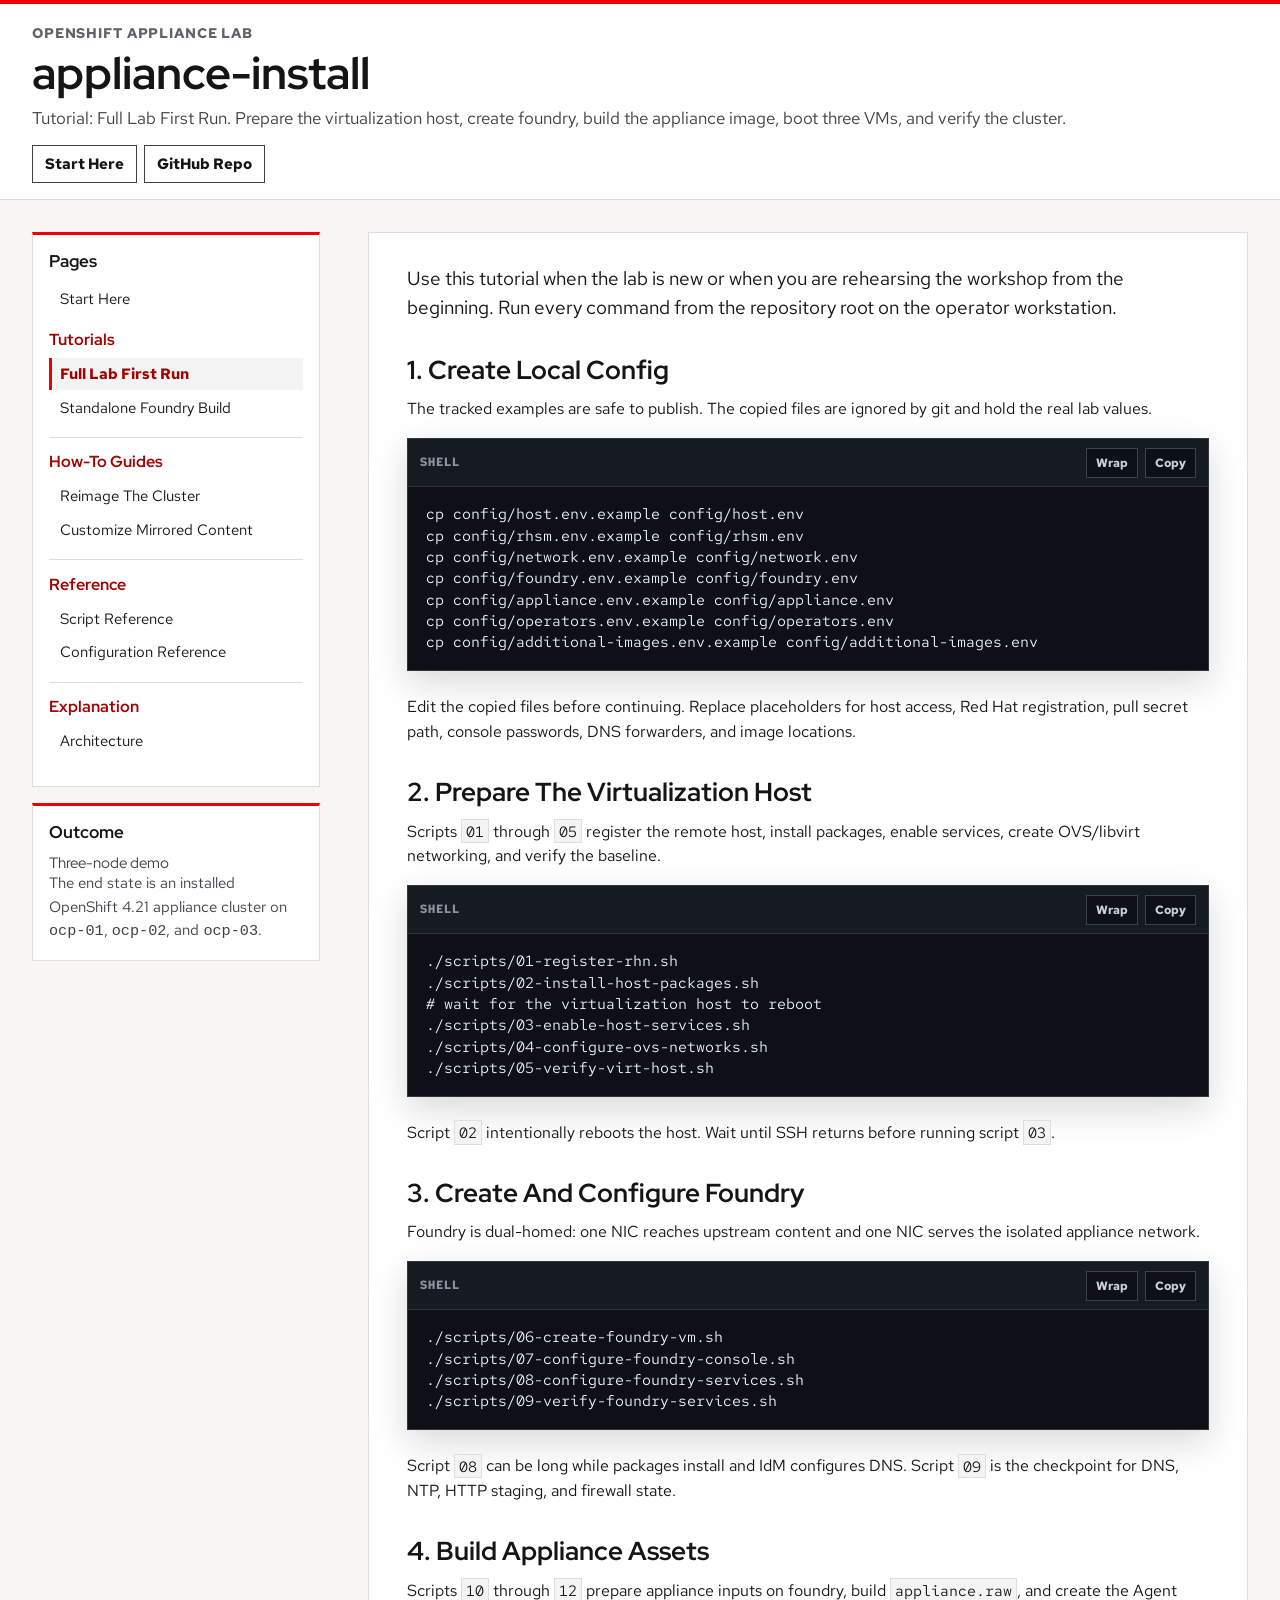
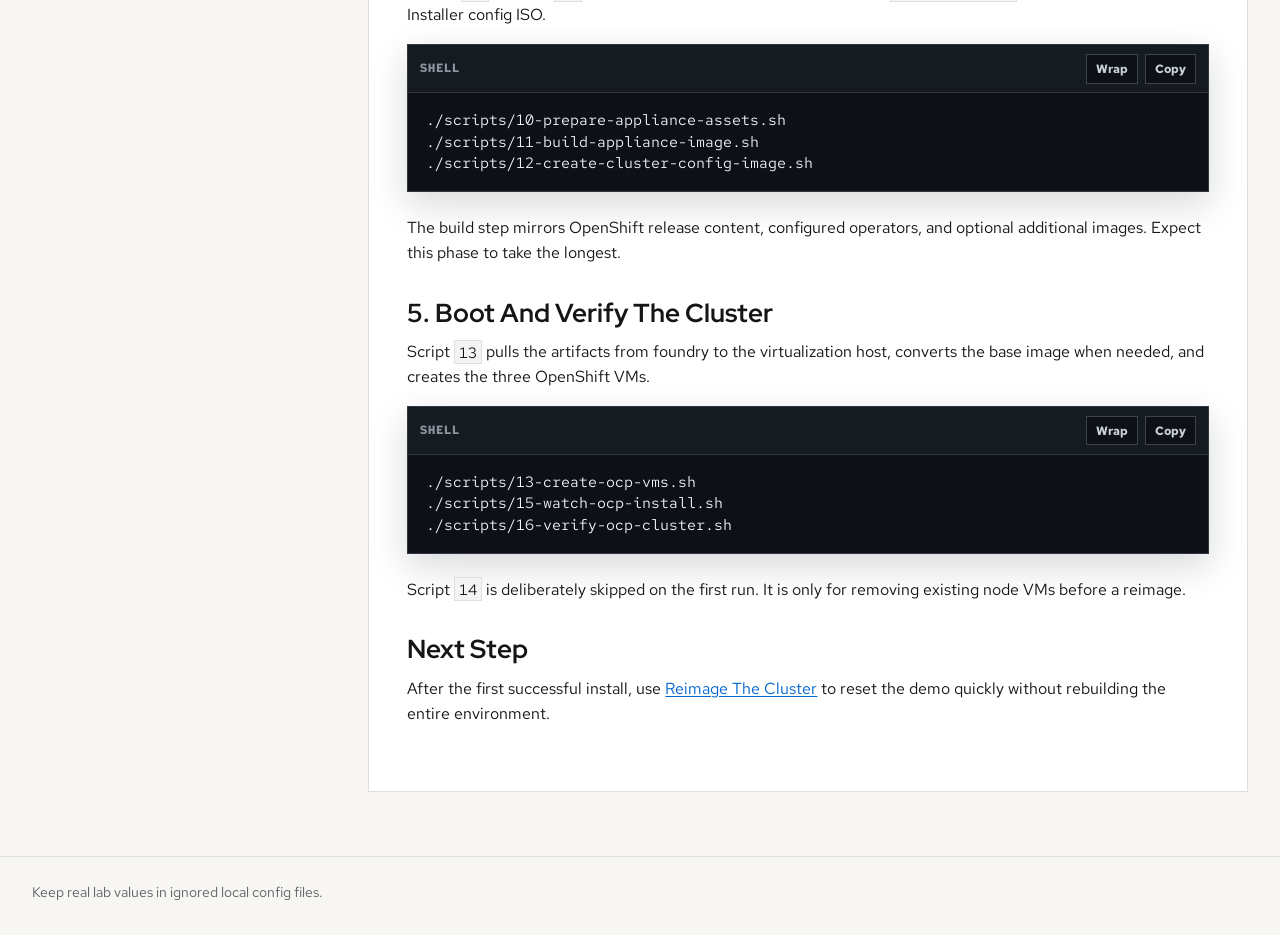
<file: site/tutorials/full-lab.html>
<!doctype html>
<html lang="en-US">
  <head>
    <meta charset="utf-8">
    <meta name="viewport" content="width=device-width, initial-scale=1">
    <title>Full Lab First Run | Appliance Install</title>
    <meta name="description" content="Prepare the virtualization host, configure foundry, build appliance.raw, boot ocp-01 through ocp-03, and verify the install.">
    <meta property="og:title" content="Full Lab First Run | Appliance Install">
    <meta property="og:description" content="Prepare the virtualization host, configure foundry, build appliance.raw, boot ocp-01 through ocp-03, and verify the install.">
    <meta property="og:type" content="article">
    <meta property="og:url" content="https://gprocunier.github.io/appliance-install/tutorials/full-lab.html">
    <meta name="twitter:card" content="summary">
    <meta name="twitter:title" content="Full Lab First Run | Appliance Install">
    <meta name="twitter:description" content="Prepare the virtualization host, configure foundry, build appliance.raw, boot ocp-01 through ocp-03, and verify the install.">
    <link rel="preconnect" href="https://fonts.googleapis.com">
    <link rel="preconnect" href="https://fonts.gstatic.com" crossorigin>
    <link href="https://fonts.googleapis.com/css2?family=Red+Hat+Display:wght@500;700&amp;family=Red+Hat+Mono:wght@400;500&amp;family=Red+Hat+Text:wght@400;500;700&amp;display=swap" rel="stylesheet">
    <link rel="icon" href="../favicon.svg" type="image/svg+xml">
    <link rel="stylesheet" href="../assets/site.css">
    <script type="module" src="../assets/site.js"></script>
  </head>
  <body data-page="tutorial-full" data-base="../">
    <header class="site-header">
      <div class="site-header__inner">
        <p class="eyebrow">OpenShift Appliance Lab</p>
        <div class="site-brand">
          <div>
            <h1 class="site-brand__title"><a href="../index.html">appliance-install</a></h1>
            <p class="site-brand__tagline">Tutorial: Full Lab First Run. Prepare the virtualization host, create foundry, build the appliance image, boot three VMs, and verify the cluster.</p>
          </div>
        </div>
        <nav class="site-header__actions" aria-label="Page links">
          <a href="../index.html"><kbd>Start Here</kbd></a>
          <a href="https://github.com/gprocunier/appliance-install"><kbd>GitHub Repo</kbd></a>
        </nav>
      </div>
    </header>

    <main class="page-shell">
      <aside class="side-column">
        <div data-docs-nav></div>
        <section class="context-block">
          <h2>Outcome</h2>
          <p class="context-kicker">Three-node demo</p>
          <p>The end state is an installed OpenShift 4.21 appliance cluster on <code>ocp-01</code>, <code>ocp-02</code>, and <code>ocp-03</code>.</p>
        </section>
      </aside>

      <article class="content-column markdown-body">
        <p class="lead">Use this tutorial when the lab is new or when you are rehearsing the workshop from the beginning. Run every command from the repository root on the operator workstation.</p>

        <section id="prepare-config">
          <h2>1. Create Local Config</h2>
          <p>The tracked examples are safe to publish. The copied files are ignored by git and hold the real lab values.</p>
          <pre><code>cp config/host.env.example config/host.env
cp config/rhsm.env.example config/rhsm.env
cp config/network.env.example config/network.env
cp config/foundry.env.example config/foundry.env
cp config/appliance.env.example config/appliance.env
cp config/operators.env.example config/operators.env
cp config/additional-images.env.example config/additional-images.env</code></pre>
          <p>Edit the copied files before continuing. Replace placeholders for host access, Red Hat registration, pull secret path, console passwords, DNS forwarders, and image locations.</p>
        </section>

        <section id="host">
          <h2>2. Prepare The Virtualization Host</h2>
          <p>Scripts <code>01</code> through <code>05</code> register the remote host, install packages, enable services, create OVS/libvirt networking, and verify the baseline.</p>
          <pre><code>./scripts/01-register-rhn.sh
./scripts/02-install-host-packages.sh
# wait for the virtualization host to reboot
./scripts/03-enable-host-services.sh
./scripts/04-configure-ovs-networks.sh
./scripts/05-verify-virt-host.sh</code></pre>
          <p>Script <code>02</code> intentionally reboots the host. Wait until SSH returns before running script <code>03</code>.</p>
        </section>

        <section id="foundry">
          <h2>3. Create And Configure Foundry</h2>
          <p>Foundry is dual-homed: one NIC reaches upstream content and one NIC serves the isolated appliance network.</p>
          <pre><code>./scripts/06-create-foundry-vm.sh
./scripts/07-configure-foundry-console.sh
./scripts/08-configure-foundry-services.sh
./scripts/09-verify-foundry-services.sh</code></pre>
          <p>Script <code>08</code> can be long while packages install and IdM configures DNS. Script <code>09</code> is the checkpoint for DNS, NTP, HTTP staging, and firewall state.</p>
        </section>

        <section id="build-image">
          <h2>4. Build Appliance Assets</h2>
          <p>Scripts <code>10</code> through <code>12</code> prepare appliance inputs on foundry, build <code>appliance.raw</code>, and create the Agent Installer config ISO.</p>
          <pre><code>./scripts/10-prepare-appliance-assets.sh
./scripts/11-build-appliance-image.sh
./scripts/12-create-cluster-config-image.sh</code></pre>
          <p>The build step mirrors OpenShift release content, configured operators, and optional additional images. Expect this phase to take the longest.</p>
        </section>

        <section id="install">
          <h2>5. Boot And Verify The Cluster</h2>
          <p>Script <code>13</code> pulls the artifacts from foundry to the virtualization host, converts the base image when needed, and creates the three OpenShift VMs.</p>
          <pre><code>./scripts/13-create-ocp-vms.sh
./scripts/15-watch-ocp-install.sh
./scripts/16-verify-ocp-cluster.sh</code></pre>
          <p>Script <code>14</code> is deliberately skipped on the first run. It is only for removing existing node VMs before a reimage.</p>
        </section>

        <section id="next">
          <h2>Next Step</h2>
          <p>After the first successful install, use <a href="../how-to/reimage-cluster.html">Reimage The Cluster</a> to reset the demo quickly without rebuilding the entire environment.</p>
        </section>
      </article>
    </main>

    <footer class="site-footer">Keep real lab values in ignored local config files.</footer>
  </body>
</html>
</file>
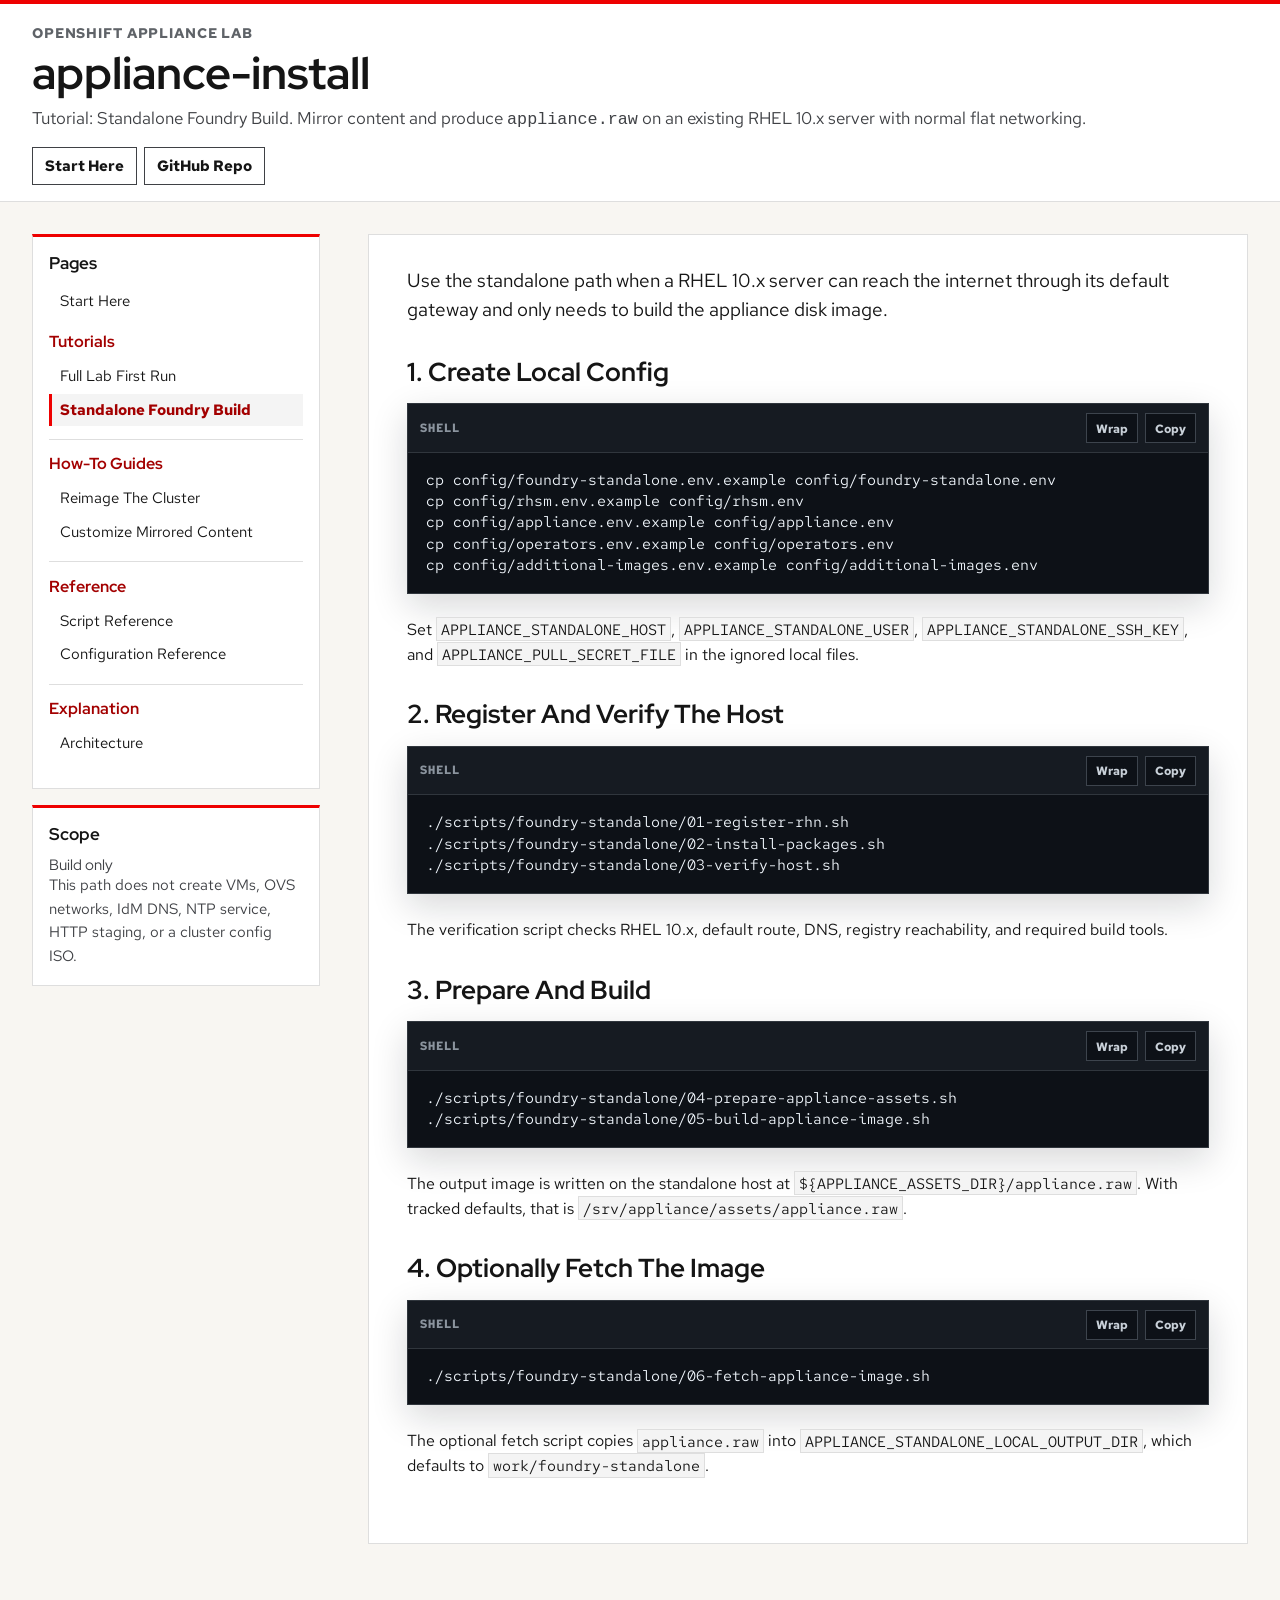
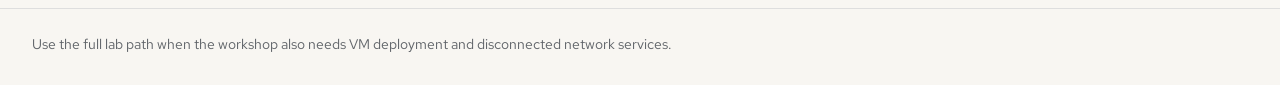
<file: site/tutorials/standalone-foundry.html>
<!doctype html>
<html lang="en-US">
  <head>
    <meta charset="utf-8">
    <meta name="viewport" content="width=device-width, initial-scale=1">
    <title>Standalone Foundry Build | Appliance Install</title>
    <meta name="description" content="Use an existing RHEL 10.x host to mirror content and produce appliance.raw without VM or OVS setup.">
    <meta property="og:title" content="Standalone Foundry Build | Appliance Install">
    <meta property="og:description" content="Use an existing RHEL 10.x host to mirror content and produce appliance.raw without VM or OVS setup.">
    <meta property="og:type" content="article">
    <meta property="og:url" content="https://gprocunier.github.io/appliance-install/tutorials/standalone-foundry.html">
    <meta name="twitter:card" content="summary">
    <meta name="twitter:title" content="Standalone Foundry Build | Appliance Install">
    <meta name="twitter:description" content="Use an existing RHEL 10.x host to mirror content and produce appliance.raw without VM or OVS setup.">
    <link rel="preconnect" href="https://fonts.googleapis.com">
    <link rel="preconnect" href="https://fonts.gstatic.com" crossorigin>
    <link href="https://fonts.googleapis.com/css2?family=Red+Hat+Display:wght@500;700&amp;family=Red+Hat+Mono:wght@400;500&amp;family=Red+Hat+Text:wght@400;500;700&amp;display=swap" rel="stylesheet">
    <link rel="icon" href="../favicon.svg" type="image/svg+xml">
    <link rel="stylesheet" href="../assets/site.css">
    <script type="module" src="../assets/site.js"></script>
  </head>
  <body data-page="tutorial-standalone" data-base="../">
    <header class="site-header">
      <div class="site-header__inner">
        <p class="eyebrow">OpenShift Appliance Lab</p>
        <div class="site-brand">
          <div>
            <h1 class="site-brand__title"><a href="../index.html">appliance-install</a></h1>
            <p class="site-brand__tagline">Tutorial: Standalone Foundry Build. Mirror content and produce <code>appliance.raw</code> on an existing RHEL 10.x server with normal flat networking.</p>
          </div>
        </div>
        <nav class="site-header__actions" aria-label="Page links">
          <a href="../index.html"><kbd>Start Here</kbd></a>
          <a href="https://github.com/gprocunier/appliance-install"><kbd>GitHub Repo</kbd></a>
        </nav>
      </div>
    </header>

    <main class="page-shell">
      <aside class="side-column">
        <div data-docs-nav></div>
        <section class="context-block">
          <h2>Scope</h2>
          <p class="context-kicker">Build only</p>
          <p>This path does not create VMs, OVS networks, IdM DNS, NTP service, HTTP staging, or a cluster config ISO.</p>
        </section>
      </aside>

      <article class="content-column markdown-body">
        <p class="lead">Use the standalone path when a RHEL 10.x server can reach the internet through its default gateway and only needs to build the appliance disk image.</p>

        <section id="config">
          <h2>1. Create Local Config</h2>
          <pre><code>cp config/foundry-standalone.env.example config/foundry-standalone.env
cp config/rhsm.env.example config/rhsm.env
cp config/appliance.env.example config/appliance.env
cp config/operators.env.example config/operators.env
cp config/additional-images.env.example config/additional-images.env</code></pre>
          <p>Set <code>APPLIANCE_STANDALONE_HOST</code>, <code>APPLIANCE_STANDALONE_USER</code>, <code>APPLIANCE_STANDALONE_SSH_KEY</code>, and <code>APPLIANCE_PULL_SECRET_FILE</code> in the ignored local files.</p>
        </section>

        <section id="prepare-host">
          <h2>2. Register And Verify The Host</h2>
          <pre><code>./scripts/foundry-standalone/01-register-rhn.sh
./scripts/foundry-standalone/02-install-packages.sh
./scripts/foundry-standalone/03-verify-host.sh</code></pre>
          <p>The verification script checks RHEL 10.x, default route, DNS, registry reachability, and required build tools.</p>
        </section>

        <section id="build">
          <h2>3. Prepare And Build</h2>
          <pre><code>./scripts/foundry-standalone/04-prepare-appliance-assets.sh
./scripts/foundry-standalone/05-build-appliance-image.sh</code></pre>
          <p>The output image is written on the standalone host at <code>${APPLIANCE_ASSETS_DIR}/appliance.raw</code>. With tracked defaults, that is <code>/srv/appliance/assets/appliance.raw</code>.</p>
        </section>

        <section id="fetch">
          <h2>4. Optionally Fetch The Image</h2>
          <pre><code>./scripts/foundry-standalone/06-fetch-appliance-image.sh</code></pre>
          <p>The optional fetch script copies <code>appliance.raw</code> into <code>APPLIANCE_STANDALONE_LOCAL_OUTPUT_DIR</code>, which defaults to <code>work/foundry-standalone</code>.</p>
        </section>
      </article>
    </main>

    <footer class="site-footer">Use the full lab path when the workshop also needs VM deployment and disconnected network services.</footer>
  </body>
</html>
</file>
<file: site/assets/site.css>
:root {
  --ai-red: #ee0000;
  --ai-red-dark: #a30000;
  --ai-sand: #f8f6f2;
  --ai-gray-05: #fafafa;
  --ai-gray-10: #f4f4f4;
  --ai-gray-20: #dedede;
  --ai-gray-40: #a3a3a3;
  --ai-gray-70: #5f6368;
  --ai-gray-80: #3f4145;
  --ai-gray-90: #151515;
  --ai-link: #0066cc;
  --ai-max-width: 1680px;
  --ai-sidebar-width: 18rem;
}

* {
  box-sizing: border-box;
}

html {
  font-size: 16px;
  scroll-behavior: smooth;
  scroll-padding-top: 9rem;
}

body {
  margin: 0;
  color: var(--ai-gray-90);
  background: linear-gradient(180deg, #ffffff 0, #ffffff 8rem, var(--ai-sand) 8rem, var(--ai-sand) 100%);
  font-family: "Red Hat Text", "Helvetica Neue", Arial, sans-serif;
  line-height: 1.55;
}

a {
  color: var(--ai-link);
  text-decoration: underline;
  text-underline-offset: 0.14em;
}

a:hover,
a:focus {
  color: var(--ai-red-dark);
}

.site-header {
  position: sticky;
  top: 0;
  z-index: 10;
  border-top: 4px solid var(--ai-red);
  border-bottom: 1px solid var(--ai-gray-20);
  background: rgba(255, 255, 255, 0.96);
  backdrop-filter: blur(10px);
}

.site-header__inner,
.page-shell,
.site-footer {
  max-width: var(--ai-max-width);
  margin: 0 auto;
  padding-right: 2rem;
  padding-left: 2rem;
}

.site-header__inner {
  padding-top: 1.15rem;
  padding-bottom: 1rem;
}

.eyebrow {
  margin: 0 0 0.35rem;
  color: var(--ai-gray-70);
  font-size: 0.9rem;
  font-weight: 700;
  letter-spacing: 0.06em;
  text-transform: uppercase;
}

.site-brand {
  display: flex;
  flex-wrap: wrap;
  gap: 1rem 2rem;
  align-items: baseline;
  justify-content: space-between;
}

.site-brand__title {
  margin: 0;
  font-family: "Red Hat Display", "Red Hat Text", Arial, sans-serif;
  font-size: 2.8rem;
  line-height: 1.05;
  letter-spacing: 0;
}

.site-brand__title a {
  color: inherit;
  text-decoration: none;
}

.site-brand__title a:hover,
.site-brand__title a:focus {
  color: var(--ai-red-dark);
}

.site-brand__tagline {
  max-width: 72rem;
  margin: 0.45rem 0 0;
  color: var(--ai-gray-80);
  font-size: 1.05rem;
}

.site-header__actions {
  display: flex;
  flex-wrap: wrap;
  gap: 0.45rem;
  margin-top: 0.9rem;
}

.site-header__actions a,
.site-header__actions kbd,
.action-link {
  display: inline-flex;
  align-items: center;
  min-height: 2.25rem;
  padding: 0.42rem 0.75rem;
  color: var(--ai-gray-90);
  border: 1px solid var(--ai-gray-80);
  background: #ffffff;
  font-size: 0.92rem;
  font-weight: 700;
  text-decoration: none;
}

.site-header__actions a {
  padding: 0;
  border: 0;
  background: transparent;
}

.site-header__actions kbd {
  font-family: "Red Hat Text", Arial, sans-serif;
}

.site-header__actions a:hover kbd,
.site-header__actions a:focus kbd,
.action-link:hover,
.action-link:focus {
  color: #ffffff;
  border-color: var(--ai-red);
  background: var(--ai-red);
}

.page-shell {
  display: grid;
  grid-template-columns: minmax(14rem, var(--ai-sidebar-width)) minmax(0, 1fr);
  gap: 3rem;
  padding-top: 2rem;
  padding-bottom: 4rem;
  align-items: start;
}

.side-column {
  position: sticky;
  top: 8rem;
  min-width: 0;
}

.content-column {
  min-width: 0;
  padding: 2rem 2.4rem 3rem;
  border: 1px solid var(--ai-gray-20);
  background: #ffffff;
}

.lead {
  max-width: 76ch;
  margin-top: 0;
  color: var(--ai-gray-90);
  font-size: 1.16rem;
}

.markdown-body h2,
.markdown-body h3 {
  color: var(--ai-gray-90);
  font-family: "Red Hat Display", "Red Hat Text", Arial, sans-serif;
  letter-spacing: 0;
}

.markdown-body h2 {
  margin: 2rem 0 0.75rem;
  font-size: 1.6rem;
  line-height: 1.2;
}

.markdown-body h3 {
  margin: 1.3rem 0 0.45rem;
  font-size: 1.16rem;
  line-height: 1.25;
}

.markdown-body p {
  max-width: 78ch;
  margin: 0 0 1rem;
}

.markdown-body ul,
.markdown-body ol {
  max-width: 78ch;
  margin-top: 0;
  padding-left: 1.45rem;
}

.markdown-body li {
  margin-bottom: 0.45rem;
}

.markdown-body code {
  padding: 0.1rem 0.25rem;
  border: 1px solid var(--ai-gray-20);
  background: var(--ai-gray-10);
  font-family: "Red Hat Mono", Consolas, monospace;
  font-size: 0.92em;
  overflow-wrap: anywhere;
}

.markdown-body pre {
  max-width: none;
  margin: 1rem 0 1.5rem;
  padding: 1rem;
  overflow-x: auto;
  border: 1px solid #30363d;
  background: #0a0c10;
  color: #f0f6fc;
}

.markdown-body pre code {
  display: block;
  padding: 0;
  border: 0;
  background: transparent;
  color: inherit;
  font-size: 0.92rem;
  line-height: 1.45;
  white-space: pre;
}

.markdown-body table {
  width: 100%;
  margin: 1rem 0 1.5rem;
  border-collapse: collapse;
  table-layout: fixed;
  font-size: 0.95rem;
}

.markdown-body th,
.markdown-body td {
  padding: 0.72rem;
  border: 1px solid var(--ai-gray-20);
  text-align: left;
  vertical-align: top;
  overflow-wrap: anywhere;
}

.markdown-body th {
  background: var(--ai-gray-10);
  font-weight: 700;
}

.docs-map,
.context-block,
.route-card,
.diagram-panel,
.flow-step,
.codebox {
  border: 1px solid var(--ai-gray-20);
  background: #ffffff;
}

.codebox {
  max-width: none;
  margin: 1rem 0 1.5rem;
  overflow: hidden;
  border-color: #30363d;
  background: #0d1117;
  box-shadow: 0 12px 34px rgba(13, 17, 23, 0.16);
}

.codebox__toolbar {
  display: flex;
  align-items: center;
  justify-content: space-between;
  gap: 1rem;
  min-height: 2.55rem;
  padding: 0.55rem 0.75rem;
  border-bottom: 1px solid #30363d;
  background: #161b22;
}

.codebox__language {
  color: #8b949e;
  font-family: "Red Hat Mono", Consolas, monospace;
  font-size: 0.76rem;
  font-weight: 700;
  letter-spacing: 0.08em;
  text-transform: uppercase;
}

.codebox__actions {
  display: inline-flex;
  align-items: center;
  gap: 0.45rem;
}

.codebox__button {
  display: inline-flex;
  align-items: center;
  min-height: 1.85rem;
  padding: 0.25rem 0.55rem;
  color: #c9d1d9;
  border: 1px solid #3d444d;
  background: #0d1117;
  cursor: pointer;
  font-family: "Red Hat Text", Arial, sans-serif;
  font-size: 0.78rem;
  font-weight: 700;
}

.codebox__button:hover,
.codebox__button:focus {
  color: #ffffff;
  border-color: #8b949e;
  background: #21262d;
}

.codebox__button[aria-pressed="true"] {
  color: #79c0ff;
  border-color: #58a6ff;
  background: rgba(56, 139, 253, 0.16);
}

.codebox__button[data-copy-state="copied"] {
  color: #3fb950;
  border-color: #238636;
}

.codebox__button[data-copy-state="failed"] {
  color: #ff7b72;
  border-color: #da3633;
}

.markdown-body .codebox pre,
.markdown-body .codebox pre.shiki,
.markdown-body .codebox pre.codebox__plain {
  margin: 0;
  padding: 1rem 1.1rem 1.1rem;
  overflow: auto;
  border: 0;
  background: #0d1117;
}

.markdown-body .codebox pre code,
.markdown-body .codebox pre.shiki code,
.markdown-body .codebox pre.codebox__plain code {
  display: block;
  padding: 0;
  border: 0;
  background: transparent;
  color: inherit;
  font-family: "Red Hat Mono", Consolas, monospace;
  font-size: 0.92rem;
  line-height: 1.45;
  white-space: pre;
}

.markdown-body .codebox pre.shiki .line {
  min-height: 1em;
}

.markdown-body .codebox pre.shiki .line:empty::before {
  content: " ";
}

.markdown-body .codebox--wrapped pre code,
.markdown-body .codebox--wrapped pre.shiki code,
.markdown-body .codebox--wrapped pre.codebox__plain code {
  white-space: pre-wrap;
  overflow-wrap: anywhere;
}

.docs-map,
.context-block {
  margin-bottom: 1rem;
  padding: 1rem;
}

.docs-map {
  border-top: 3px solid var(--ai-red);
}

.docs-map h2,
.context-block h2 {
  margin: 0 0 0.7rem;
  font-family: "Red Hat Display", "Red Hat Text", Arial, sans-serif;
  font-size: 1.08rem;
  line-height: 1.2;
}

.docs-map__group {
  border-top: 1px solid var(--ai-gray-20);
}

.docs-map__group:first-of-type {
  border-top: 0;
}

.docs-map__group h3 {
  margin: 0.8rem 0 0.35rem;
  color: var(--ai-red-dark);
  font-family: "Red Hat Display", "Red Hat Text", Arial, sans-serif;
  font-size: 0.98rem;
}

.docs-map__links {
  display: grid;
  gap: 0.12rem;
  margin: 0 0 0.8rem;
  padding: 0;
  list-style: none;
}

.docs-map__links a {
  display: block;
  padding: 0.42rem 0.5rem;
  border-left: 3px solid transparent;
  color: inherit;
  font-size: 0.93rem;
  line-height: 1.25;
  text-decoration: none;
}

.docs-map__links a:hover,
.docs-map__links a:focus {
  color: var(--ai-red-dark);
  background: var(--ai-gray-10);
  border-left-color: var(--ai-gray-40);
}

.docs-map__links a.is-current {
  color: var(--ai-red-dark);
  background: var(--ai-gray-10);
  border-left-color: var(--ai-red);
  font-weight: 700;
}

.context-block {
  border-top: 3px solid var(--ai-red);
}

.context-kicker {
  margin: 0 0 0.35rem;
  color: var(--ai-red-dark);
  font-family: "Red Hat Display", "Red Hat Text", Arial, sans-serif;
  font-size: 1.12rem;
  line-height: 1.2;
}

.context-block p {
  margin: 0;
  color: var(--ai-gray-80);
  font-size: 0.95rem;
}

.route-grid {
  display: grid;
  grid-template-columns: repeat(2, minmax(0, 1fr));
  gap: 1rem;
  margin: 1.25rem 0 2rem;
}

.route-card {
  padding: 1rem;
  border-top: 3px solid var(--ai-red);
}

.route-card h3 {
  margin-top: 0;
}

.route-card p {
  margin-bottom: 1rem;
  color: var(--ai-gray-80);
}

.tag-row {
  display: flex;
  flex-wrap: wrap;
  gap: 0.45rem;
  margin: 0.75rem 0 1.1rem;
}

.tag {
  display: inline-flex;
  align-items: center;
  padding: 0.2rem 0.45rem;
  border: 1px solid var(--ai-gray-20);
  background: var(--ai-gray-10);
  color: var(--ai-gray-80);
  font-size: 0.82rem;
  font-weight: 700;
}

.diagram-panel {
  max-width: none;
  margin: 1.2rem 0 2rem;
  padding: 1rem;
  background: #ffffff;
}

.diagram-panel figcaption {
  margin-bottom: 1rem;
  color: var(--ai-gray-80);
}

.topology-map {
  display: grid;
  grid-template-columns: repeat(4, minmax(0, 1fr));
  gap: 0.75rem;
  align-items: stretch;
}

.topology-node {
  padding: 0.85rem;
  border: 1px solid var(--ai-gray-20);
  background: var(--ai-gray-05);
}

.topology-node strong {
  display: block;
  margin-bottom: 0.3rem;
  color: var(--ai-gray-90);
  font-family: "Red Hat Display", "Red Hat Text", Arial, sans-serif;
}

.topology-node span {
  display: block;
  color: var(--ai-gray-70);
  font-size: 0.9rem;
}

.flow-list {
  display: grid;
  grid-template-columns: repeat(4, minmax(0, 1fr));
  gap: 0.75rem;
  margin: 1rem 0 1.5rem;
  padding: 0;
  list-style: none;
}

.flow-step {
  padding: 0.9rem;
}

.flow-step__number {
  display: inline-flex;
  align-items: center;
  justify-content: center;
  width: 1.8rem;
  height: 1.8rem;
  margin-bottom: 0.65rem;
  color: #ffffff;
  background: var(--ai-red);
  font-weight: 700;
}

.site-footer {
  padding-top: 1.5rem;
  padding-bottom: 2rem;
  border-top: 1px solid var(--ai-gray-20);
  color: var(--ai-gray-70);
  font-size: 0.9rem;
}

@media (max-width: 980px) {
  .page-shell {
    display: block;
  }

  .side-column {
    position: static;
    margin-bottom: 1rem;
  }

  .content-column {
    padding: 1.4rem;
  }

  .route-grid,
  .flow-list,
  .topology-map {
    grid-template-columns: 1fr;
  }
}

@media (max-width: 640px) {
  .site-header__inner,
  .page-shell,
  .site-footer {
    padding-right: 1rem;
    padding-left: 1rem;
  }

  .site-brand__title {
    font-size: 2.1rem;
  }

  .content-column {
    padding: 1rem;
  }

  .markdown-body table {
    table-layout: auto;
  }
}
</file>
